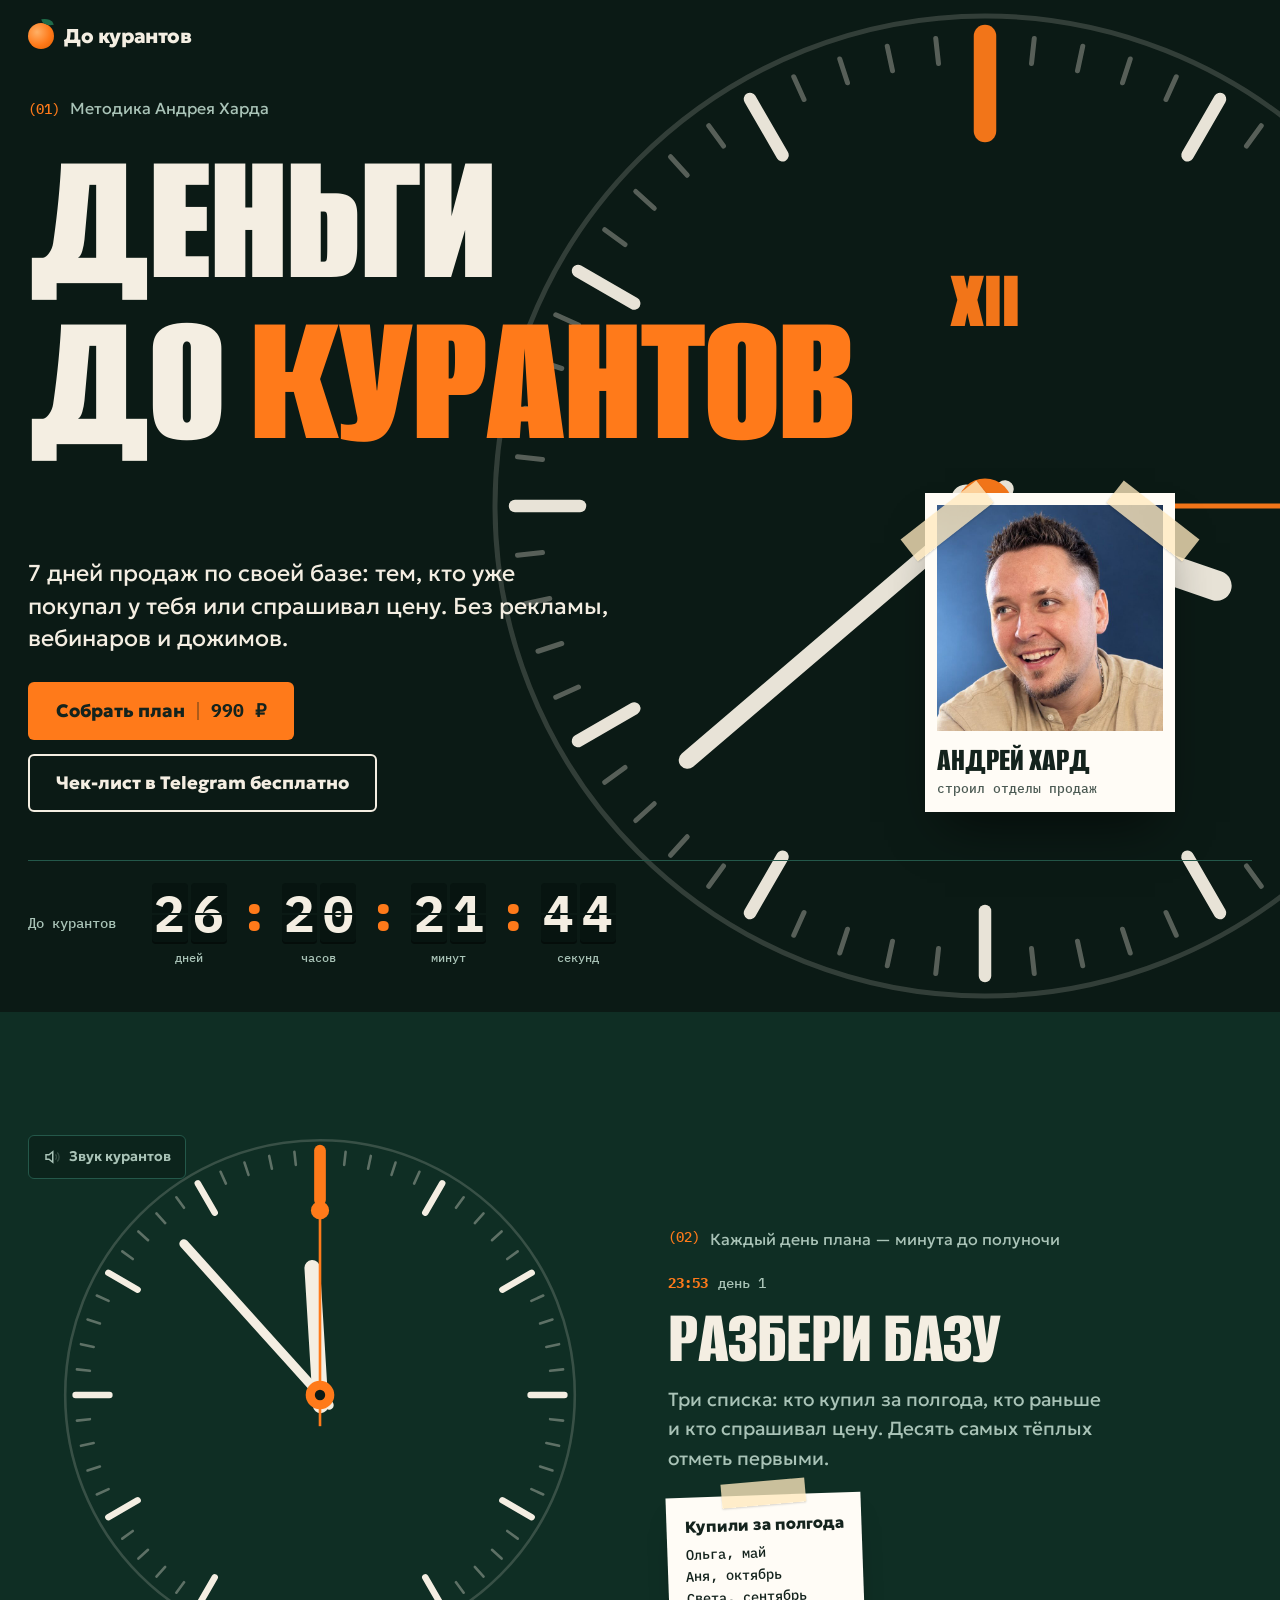
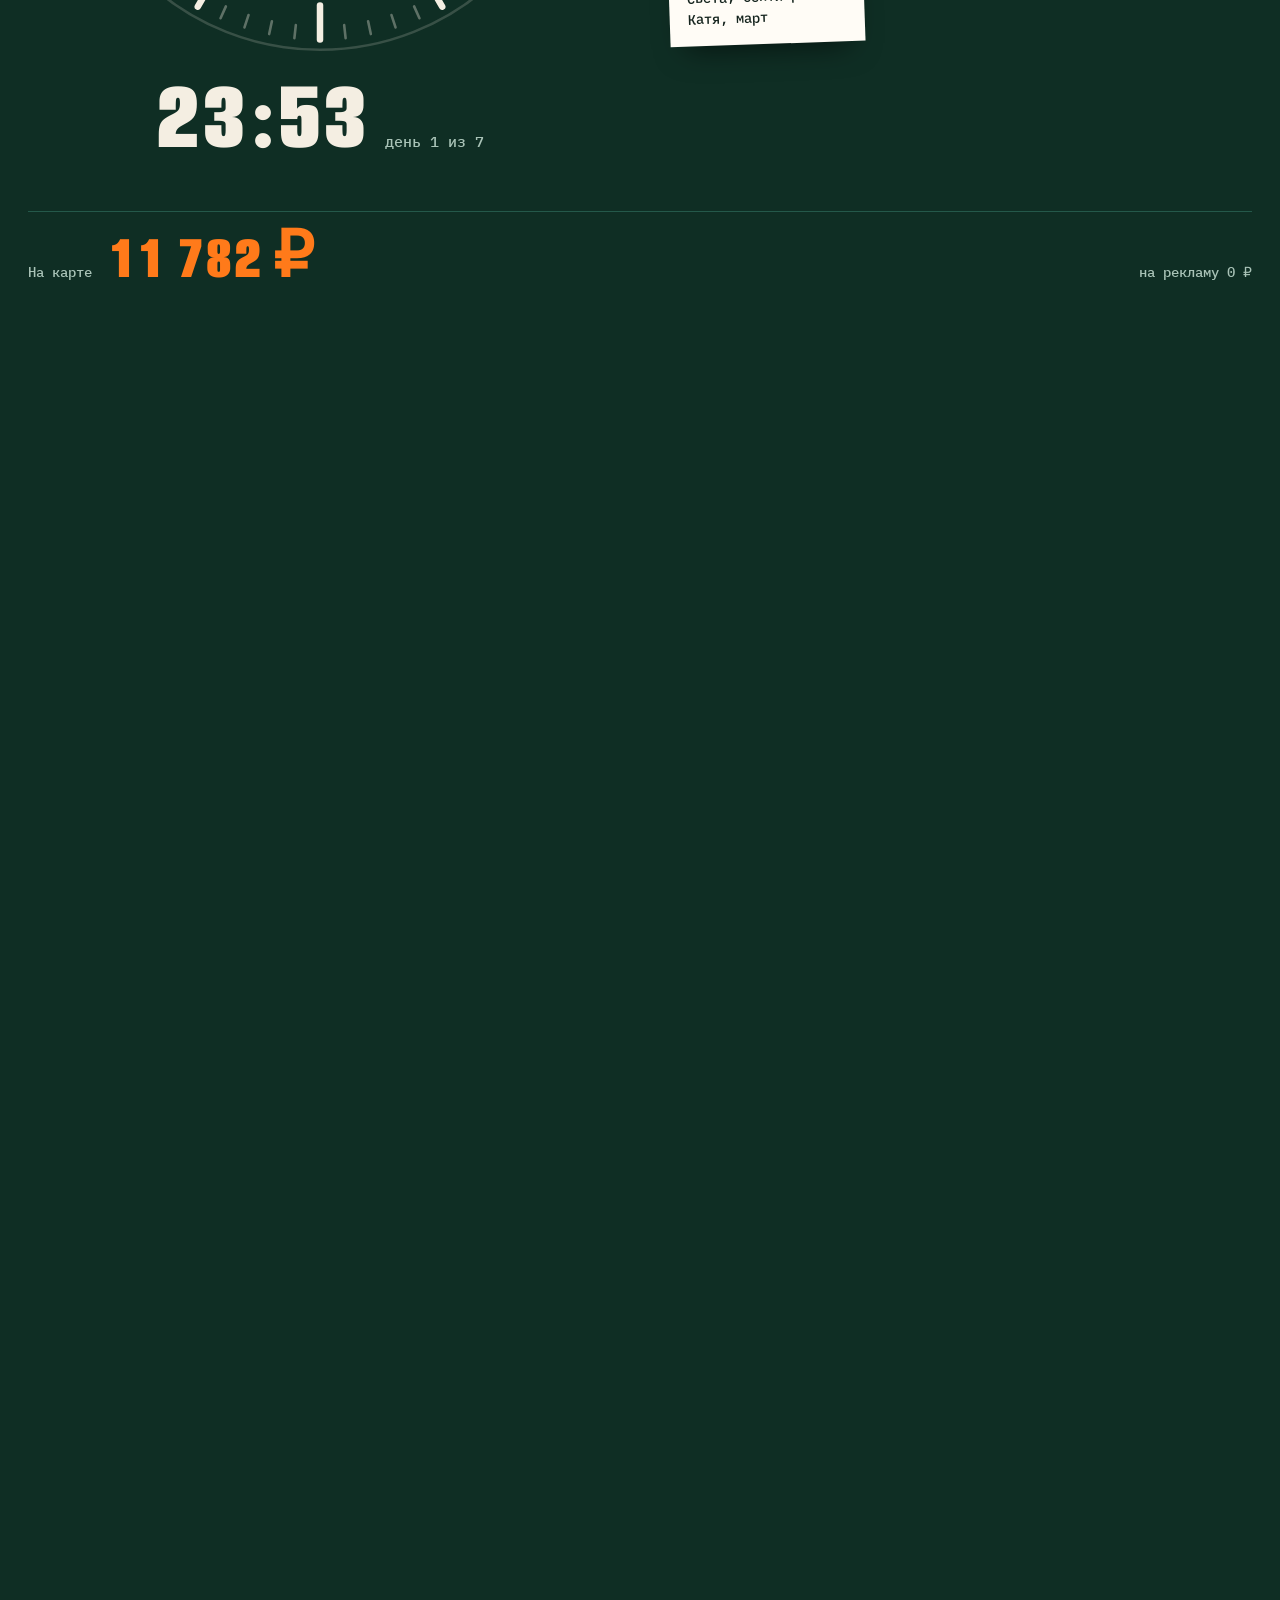
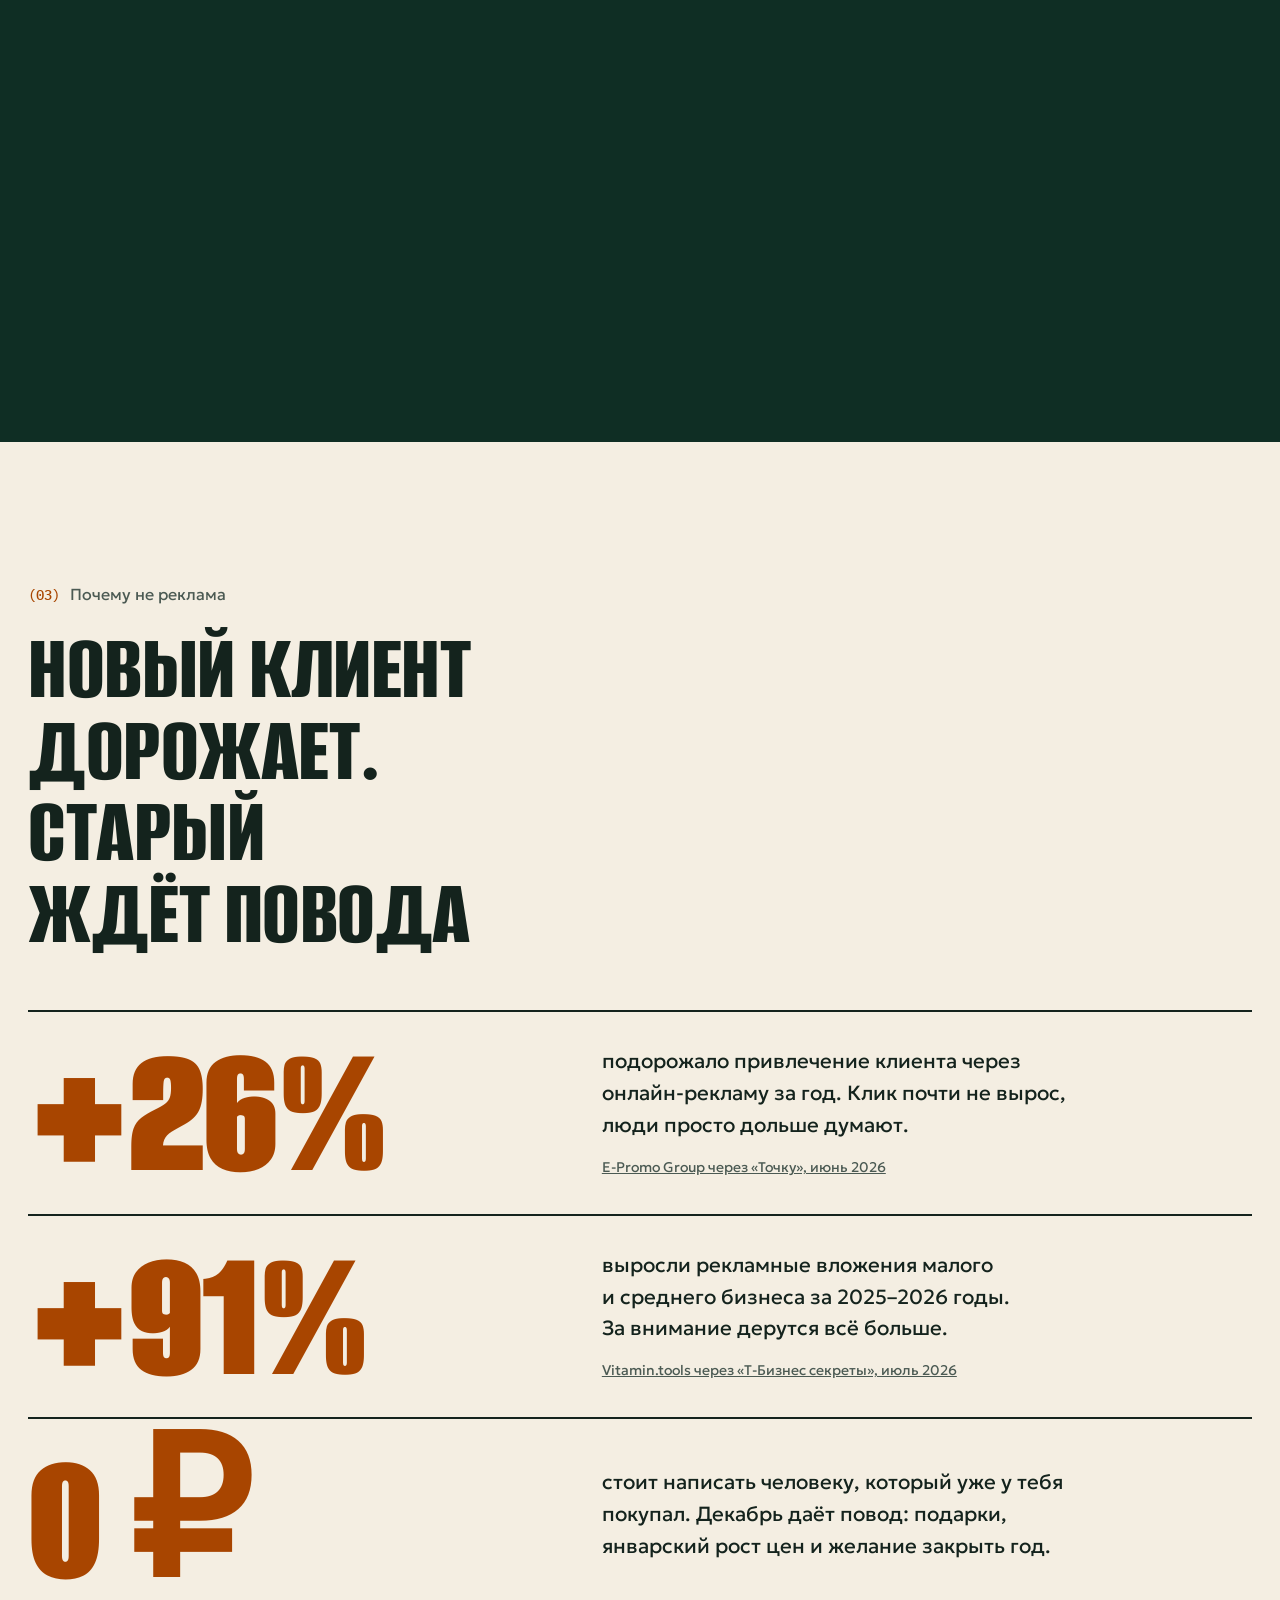
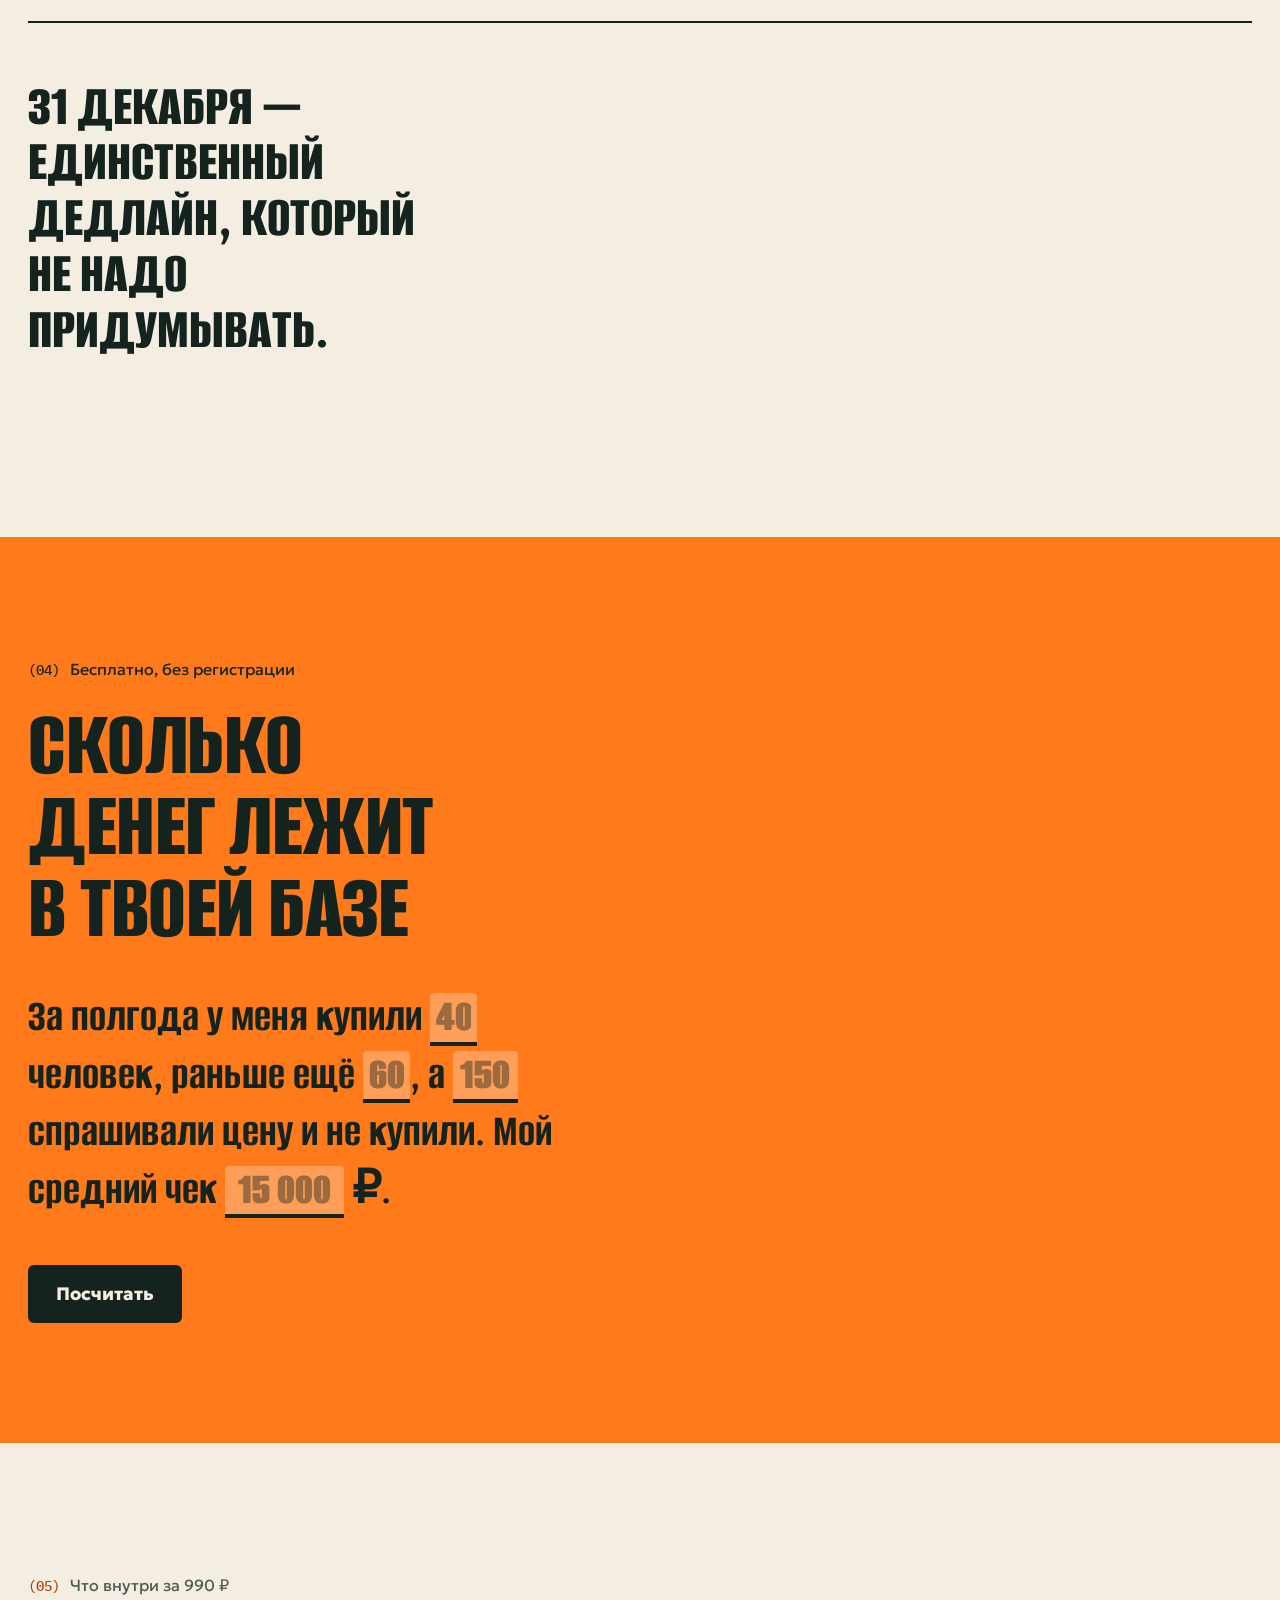
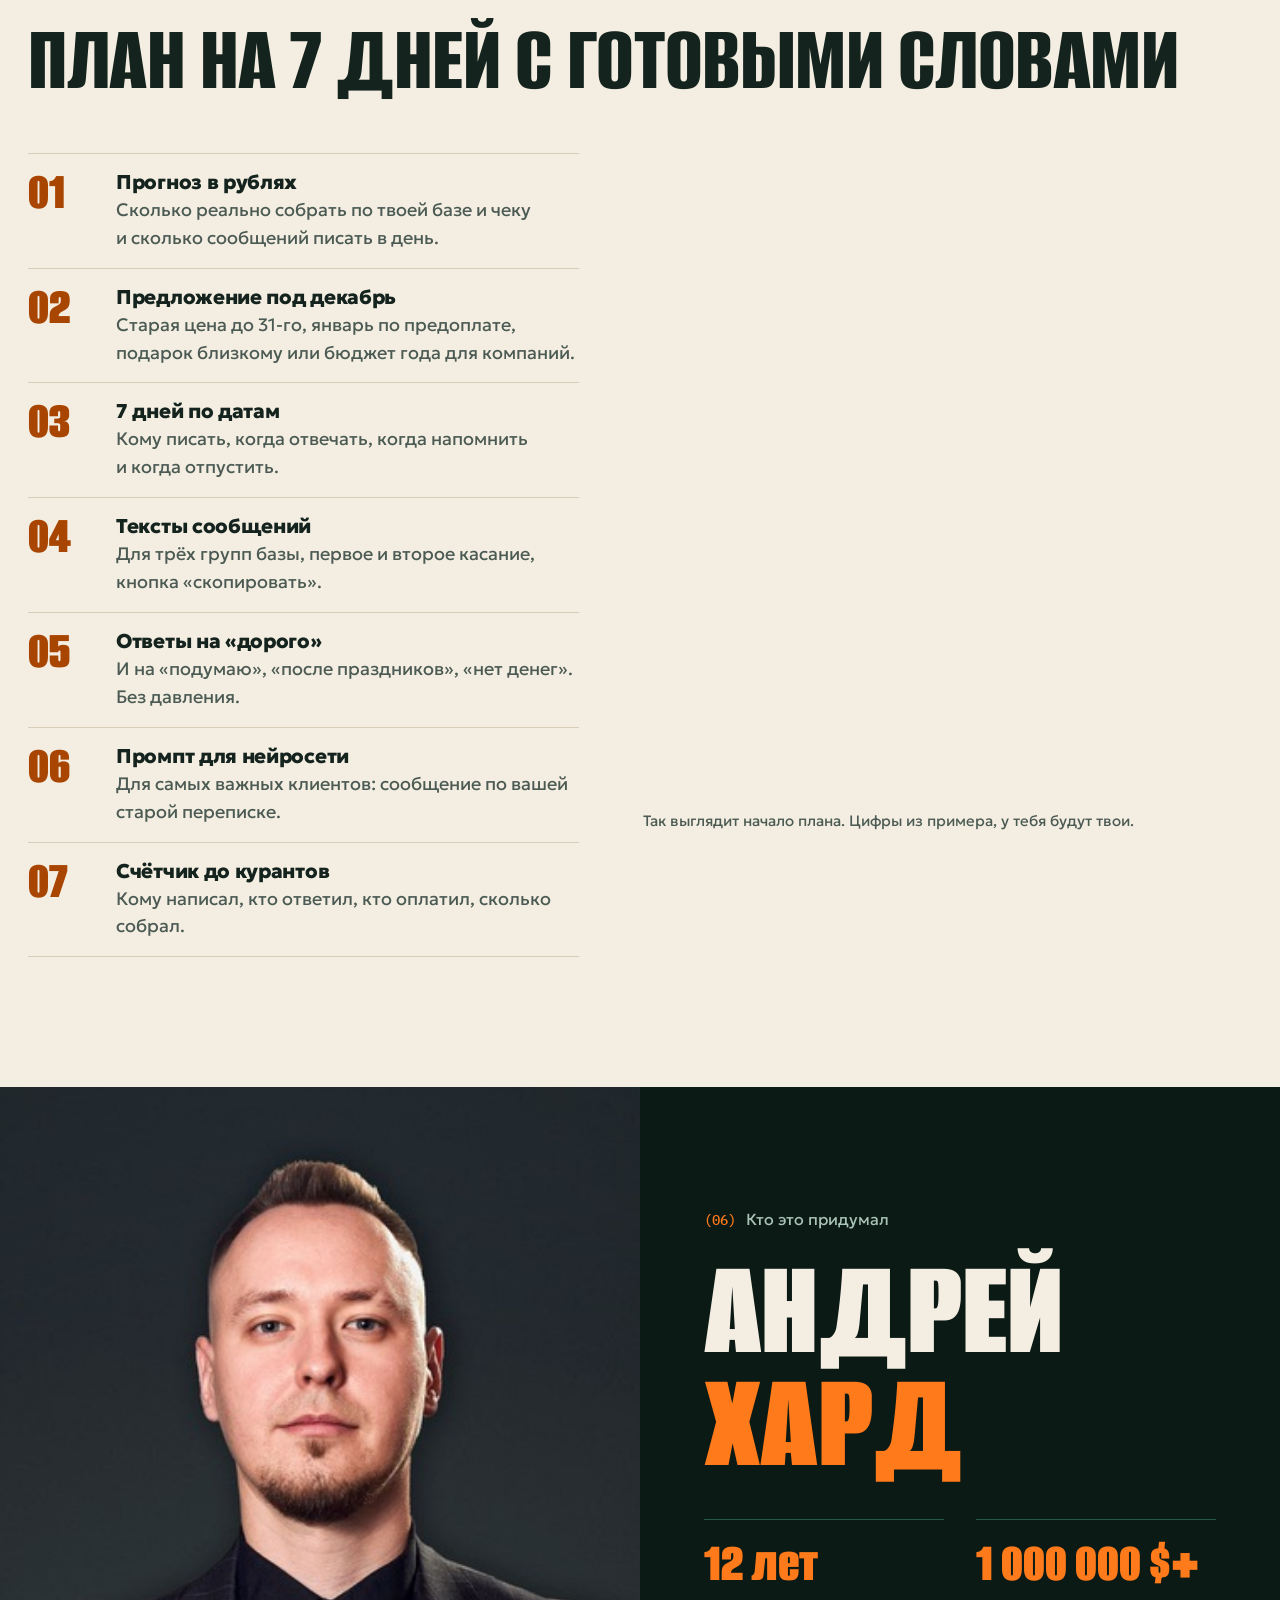
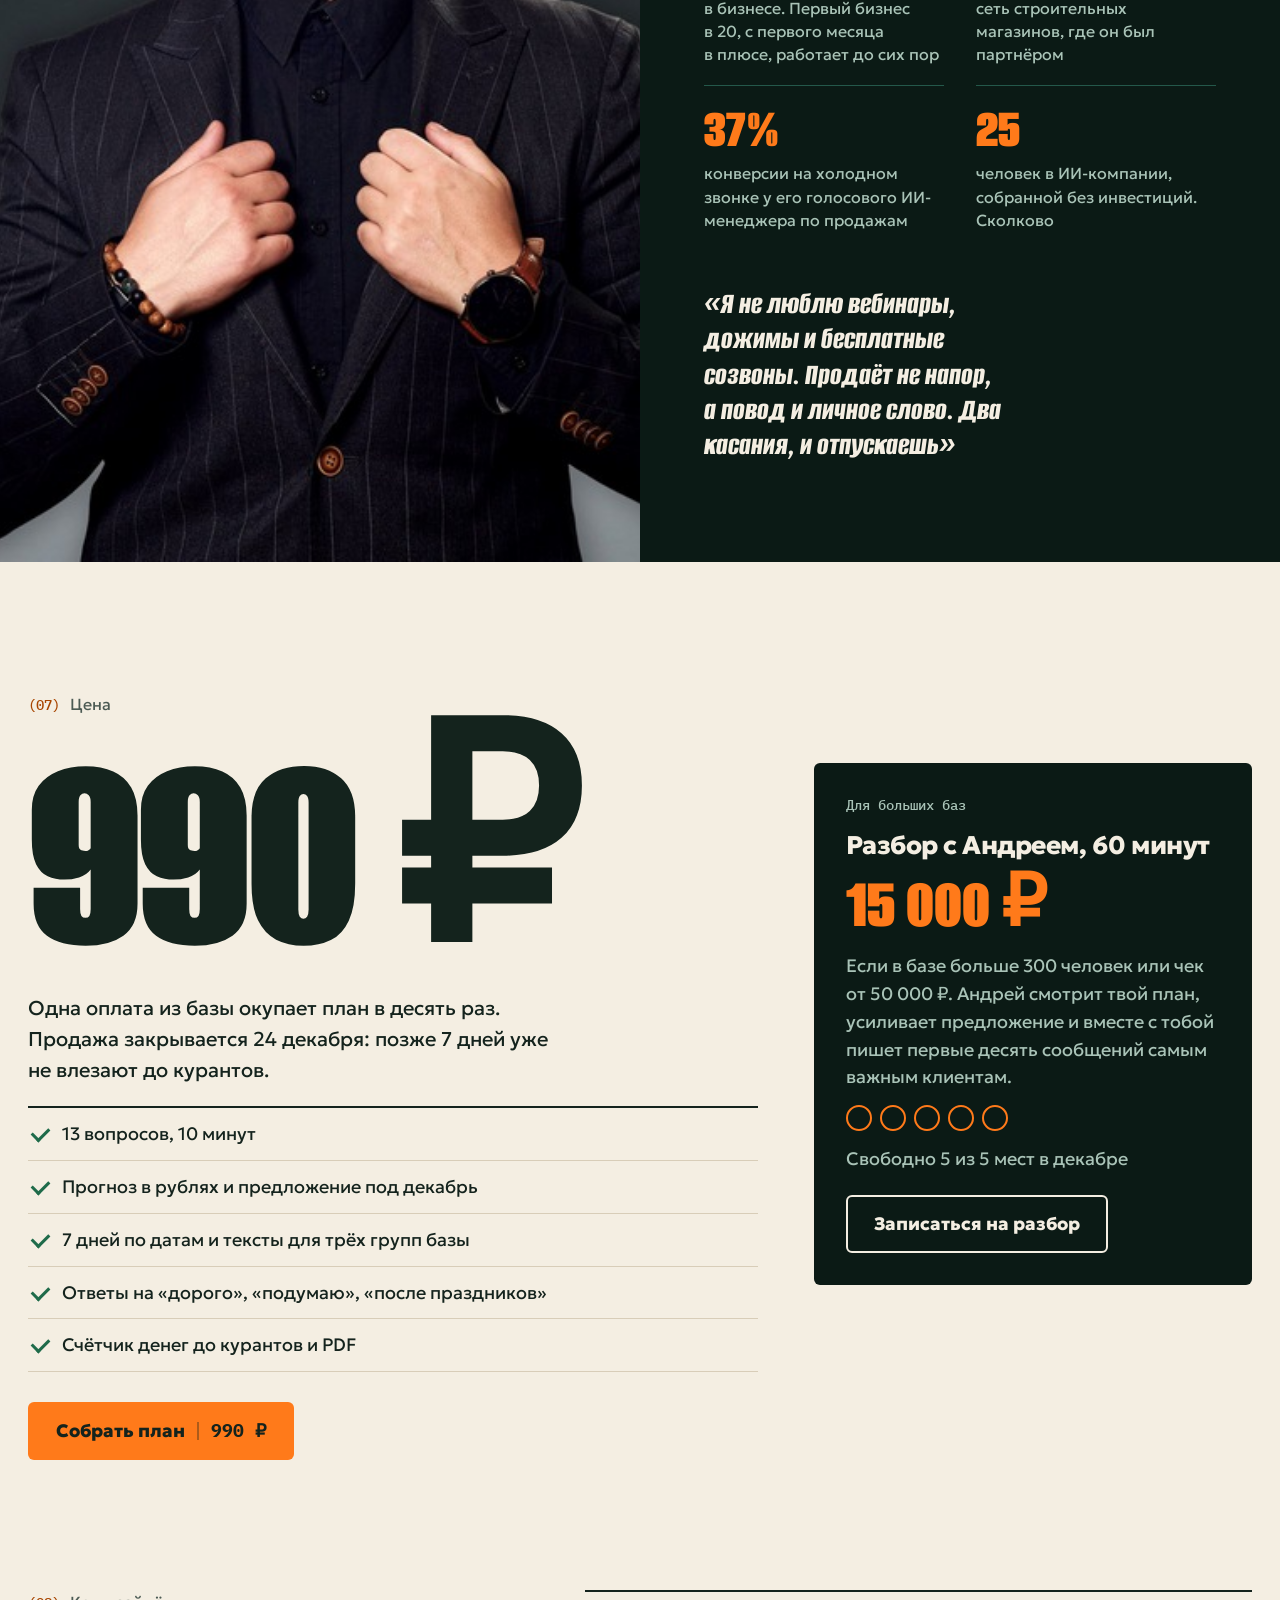
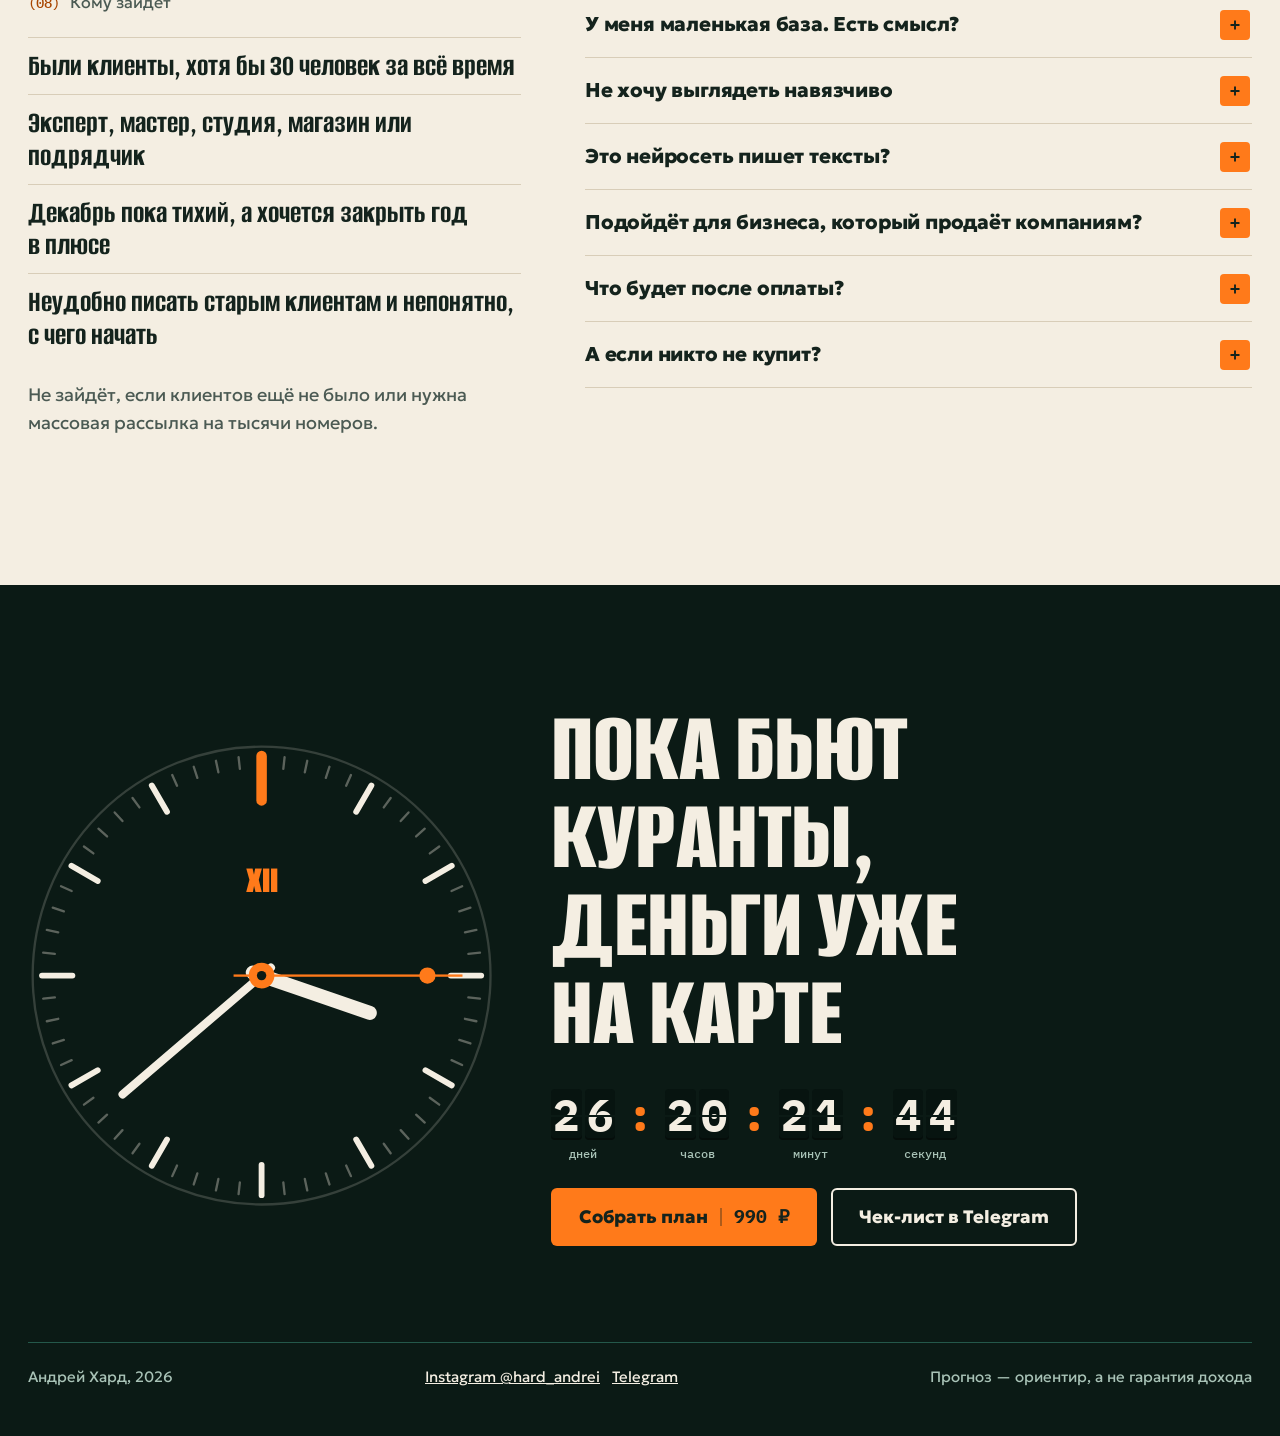
<file: index.html>
<!doctype html>
<html lang="ru">
<head>
<meta charset="utf-8">
<meta name="viewport" content="width=device-width, initial-scale=1, viewport-fit=cover">
<title>Деньги до курантов — Андрей Хард</title>
<meta name="description" content="7 дней продаж по своей базе до Нового года: тем, кто уже покупал или спрашивал цену. План по дням, готовые тексты, предложение под декабрь и прогноз в рублях. Без рекламы, вебинаров и дожимов.">
<meta name="robots" content="noindex">
<meta name="theme-color" content="#0B1A15">
<meta property="og:title" content="Деньги до курантов">
<meta property="og:description" content="7 дней продаж по своей базе до Нового года. Методика Андрея Харда.">
<meta property="og:image" content="img/og.jpg">
<link rel="icon" href="data:image/svg+xml,%3Csvg xmlns='http://www.w3.org/2000/svg' viewBox='0 0 32 32'%3E%3Ccircle cx='16' cy='18' r='13' fill='%23FF7A1A'/%3E%3Cpath d='M16 5c1-3 5-4 7-2-2 0-4 1-5 3' fill='%231F6B4A'/%3E%3C/svg%3E">
<link rel="preload" href="fonts/AlumniSans-normal-cyrillic.woff2" as="font" type="font/woff2" crossorigin>
<link rel="stylesheet" href="css/fonts.css">
<link rel="stylesheet" href="css/style.css">
<link rel="stylesheet" href="css/plan.css">
<script>
  (function () {
    var q = new URLSearchParams(location.search);
    if (q.get('motion') === '1') localStorage.setItem('dk-motion', '1');
    if (q.get('motion') === '0') localStorage.removeItem('dk-motion');
    var forced = localStorage.getItem('dk-motion') === '1';
    if (forced || !matchMedia('(prefers-reduced-motion: reduce)').matches) document.documentElement.classList.add('motion');
  })();
</script>
</head>
<body>
<a class="sr" href="#calc">К бесплатному расчёту базы</a>

<header class="top" id="top">
  <i class="top-progress" id="progress" aria-hidden="true"></i>
  <div class="wrap">
    <a class="logo" href="#" aria-label="Деньги до курантов, наверх"><span class="logo-mark" aria-hidden="true"></span>До курантов</a>
    <a class="btn btn-main js-buy" href="#pricing">План за <span data-cfg="price">990 ₽</span></a>
  </div>
</header>

<main>
<!-- ============ Герой: ночь, часы, табло ============ -->
<section class="hero" id="hero">
  <div class="hero-clock" aria-hidden="true"><div id="heroDial"></div></div>
  <div class="wrap hero-in">
    <p class="kicker rise"><span class="mono">(01)</span> Методика Андрея Харда</p>
    <h1 class="hero-title"><span class="ln"><span>Деньги</span></span><span class="ln"><span>до&nbsp;<em>курантов</em></span></span></h1>
    <div class="hero-row">
      <div>
        <p class="sub rise">7 дней продаж по своей базе: тем, кто уже покупал у тебя или спрашивал цену. Без рекламы, вебинаров и дожимов.</p>
        <div class="ctas rise">
          <a class="btn btn-main js-buy" href="#pricing">Собрать план <span class="price" data-cfg="price">990 ₽</span></a>
          <a class="btn btn-ghost js-bot" href="https://t.me/dengi_do_kurantov_bot?start=site_hero">Чек-лист в Telegram бесплатно</a>
        </div>
      </div>
      <figure class="polaroid rise" aria-label="Андрей Хард">
        <span class="tape t1" aria-hidden="true"></span><span class="tape t2" aria-hidden="true"></span>
        <img src="img/andrey-about.jpg" alt="Андрей Хард улыбается" width="720" height="720" fetchpriority="high">
        <figcaption>Андрей Хард<span>строил отделы продаж</span></figcaption>
      </figure>
    </div>
    <div class="hero-board rise">
      <span class="mono">До курантов</span>
      <div id="heroBoard"></div>
    </div>
  </div>
</section>

<!-- ============ Сюжет: 7 минут до полуночи ============ -->
<section class="story" id="story" aria-label="Семь дней плана как семь минут до полуночи">
  <div class="stage" id="stage">
    <div class="stars" aria-hidden="true"></div>
    <div class="wrap story-grid">
      <div class="story-clock">
        <div id="storyDial" aria-hidden="true"></div>
        <div class="readout"><b id="readout">23:53</b><span id="readoutDay">день 1 из 7</span></div>
        <button class="sound" type="button" id="sound" aria-pressed="false"><svg viewBox="0 0 24 24" fill="none" stroke="currentColor" stroke-width="2" aria-hidden="true"><path d="M4 9v6h4l5 4V5L8 9z"/><path class="wave" d="M16.5 8.5a5 5 0 0 1 0 7M19 6a8.5 8.5 0 0 1 0 12"/></svg><span>Звук курантов</span></button>
      </div>
      <div class="chapters" id="chapters">
        <p class="story-k"><span class="mono">(02)</span> Каждый день плана — минута до полуночи</p>
        <article class="ch" data-i="0"><span class="ch-t mono"><b>23:53</b> день 1</span><h2>Разбери базу</h2><p>Три списка: кто купил за полгода, кто раньше и кто спрашивал цену. Десять самых тёплых отметь первыми.</p>
          <div class="notes"><div class="note list"><span class="tape" aria-hidden="true"></span><b>Купили за полгода</b><span>Ольга, май</span><span>Аня, октябрь</span><span>Света, сентябрь</span><span>Катя, март</span></div></div></article>
        <article class="ch" data-i="1"><span class="ch-t mono"><b>23:54</b> день 2</span><h2>Первая волна: тёплые</h2><p>Пишешь лично тем, кто покупал за полгода. С именем, с вопросом о человеке и с поводом.</p>
          <div class="notes"><div class="note out"><span class="tape" aria-hidden="true"></span>Ольга, привет! Ты брала у меня курс в мае, как сейчас? С января цена вырастет, до 31-го держу нынешнюю для своих.</div></div></article>
        <article class="ch" data-i="2"><span class="ch-t mono"><b>23:55</b> день 3</span><h2>Вторая волна: остальные</h2><p>Тем, кто брал давно, и тем, кто спрашивал цену. Для них свои тексты, без «всем привет».</p>
          <div class="notes"><div class="note out"><span class="tape" aria-hidden="true"></span>Марина, привет! Ты спрашивала про курс в августе. Пишу один раз: открыла январь по предоплате.</div></div></article>
        <article class="ch" data-i="3"><span class="ch-t mono"><b>23:56</b> день 4</span><h2>Ответы</h2><p>Отвечаешь в тот же день. На «дорого» и «подумаю» в плане готовые слова без давления.</p>
          <div class="notes"><div class="note in"><span class="tape" aria-hidden="true"></span>Ой, как вовремя. Беру по старой цене<i>+15 000 ₽</i></div><div class="note in"><span class="tape" aria-hidden="true"></span>Хочу сертификат маме на Новый год<i>+15 000 ₽</i></div></div></article>
        <article class="ch" data-i="4"><span class="ch-t mono"><b>23:57</b> день 5</span><h2>Второе касание</h2><p>Тем, кто промолчал, одно короткое напоминание. Больше им не пишешь.</p>
          <div class="notes"><div class="note in"><span class="tape" aria-hidden="true"></span>Давай закреплю январь, оплачу сейчас<i>+15 000 ₽</i></div></div></article>
        <article class="ch" data-i="5"><span class="ch-t mono"><b>23:58</b> день 6</span><h2>Второе касание остальным</h2><p>Тем, кто покупал давно, одно напоминание. Тем, кто спрашивал цену, только если ответили и затихли.</p>
          <div class="notes"><div class="note in"><span class="tape" aria-hidden="true"></span>Хочу ещё, и подругу приведу<i>+15 000 ₽</i></div></div></article>
        <article class="ch" data-i="6"><span class="ch-t mono"><b>23:59</b> день 7</span><h2>Закрытие и друзья</h2><p>Тем, кто сказал «подумаю», последнее сообщение. Тем, кто купил, спасибо и просьба переслать другу.</p>
          <div class="notes"><div class="note in"><span class="tape" aria-hidden="true"></span>Уже переслала Лене, она напишет<i>+15 000 ₽</i></div></div></article>
        <article class="ch final-ch" data-i="7"><span class="ch-t mono"><b>00:00</b> 1 января</span><h2>С Новым годом</h2><p>Семь дней личных сообщений своей базе и ни рубля на рекламу. Так это выглядит у мастера с чеком 15&nbsp;000&nbsp;₽ и базой в 120 человек.</p></article>
      </div>
    </div>
    <div class="wrap tally-row">
      <span class="mono">На карте</span><b><span id="tally">0</span>&nbsp;₽</b><span class="mono tally-ad">на рекламу 0&nbsp;₽</span>
    </div>
  </div>
</section>

<!-- ============ Почему не реклама ============ -->
<section class="why" id="why">
  <div class="wrap">
    <p class="kicker dark rise"><span class="mono">(03)</span> Почему не реклама</p>
    <h2 class="rise">Новый клиент дорожает. Старый ждёт повода</h2>
    <div class="score">
      <div class="sc rise"><b>+26%</b><div><p>подорожало привлечение клиента через онлайн-рекламу за год. Клик почти не вырос, люди просто дольше думают.</p><a href="https://allo.tochka.com/news/stoimost-cpa" target="_blank" rel="noopener">E-Promo Group через «Точку», июнь 2026</a></div></div>
      <div class="sc rise"><b>+91%</b><div><p>выросли рекламные вложения малого и среднего бизнеса за 2025–2026 годы. За внимание дерутся всё больше.</p><a href="https://secrets.tbank.ru/blogi-kompanij/lovushka-pervogo-kasaniya/" target="_blank" rel="noopener">Vitamin.tools через «Т-Бизнес секреты», июль 2026</a></div></div>
      <div class="sc rise"><b>0&nbsp;₽</b><div><p>стоит написать человеку, который уже у тебя покупал. Декабрь даёт повод: подарки, январский рост цен и желание закрыть год.</p></div></div>
    </div>
    <p class="punch rise">31 декабря — единственный дедлайн, который не&nbsp;надо придумывать.</p>
  </div>
</section>

<!-- ============ Бесплатный расчёт: одна фраза ============ -->
<section class="calc" id="calc">
  <div class="wrap">
    <p class="kicker dark rise"><span class="mono">(04)</span> Бесплатно, без регистрации</p>
    <h2 class="rise">Сколько денег лежит в&nbsp;твоей базе</h2>
    <form class="phrase rise" id="calcForm" novalidate>
      <p>За полгода у меня купили <label><span class="sr">Купили за полгода, человек</span><input inputmode="numeric" autocomplete="off" name="recent" placeholder="40" size="4"></label> человек, раньше ещё <label><span class="sr">Купили раньше, человек</span><input inputmode="numeric" autocomplete="off" name="old" placeholder="60" size="4"></label>, а&nbsp;<label><span class="sr">Спрашивали цену и не купили, человек</span><input inputmode="numeric" autocomplete="off" name="leads" placeholder="150" size="4"></label> спрашивали цену и не купили. Мой средний чек <label><span class="sr">Средний чек, рублей</span><input inputmode="numeric" autocomplete="off" name="check" placeholder="15 000" size="7"></label>&nbsp;₽.</p>
      <p class="err" id="calcErr" hidden>Впиши хотя бы одну группу людей и чек</p>
      <button class="btn btn-ink" type="submit">Посчитать</button>
    </form>
    <div class="calc-res" id="calcRes" aria-live="polite"></div>
  </div>
</section>

<!-- ============ Что внутри ============ -->
<section class="inside" id="inside">
  <div class="wrap">
    <p class="kicker dark rise"><span class="mono">(05)</span> Что внутри за 990 ₽</p>
    <h2 class="rise">План на 7 дней с&nbsp;готовыми словами</h2>
    <div class="inside-grid">
      <ol class="parts">
        <li class="rise"><b>Прогноз в рублях</b><span>Сколько реально собрать по твоей базе и чеку и сколько сообщений писать в день.</span></li>
        <li class="rise"><b>Предложение под декабрь</b><span>Старая цена до 31-го, январь по предоплате, подарок близкому или бюджет года для компаний.</span></li>
        <li class="rise"><b>7 дней по датам</b><span>Кому писать, когда отвечать, когда напомнить и когда отпустить.</span></li>
        <li class="rise"><b>Тексты сообщений</b><span>Для трёх групп базы, первое и второе касание, кнопка «скопировать».</span></li>
        <li class="rise"><b>Ответы на «дорого»</b><span>И на «подумаю», «после праздников», «нет денег». Без давления.</span></li>
        <li class="rise"><b>Промпт для нейросети</b><span>Для самых важных клиентов: сообщение по вашей старой переписке.</span></li>
        <li class="rise"><b>Счётчик до курантов</b><span>Кому написал, кто ответил, кто оплатил, сколько собрал.</span></li>
      </ol>
      <div class="sheet-wrap rise">
        <div class="sheet-tilt" id="tilt">
          <div id="sample"></div>
          <span class="glare" aria-hidden="true"></span>
        </div>
        <p class="sample-note">Так выглядит начало плана. Цифры из примера, у тебя будут твои.</p>
      </div>
    </div>
  </div>
</section>

<!-- ============ Андрей ============ -->
<section class="who" id="who">
  <figure class="who-photo">
    <img src="img/andrey-suit.jpg" alt="Андрей Хард в костюме" width="640" height="640" loading="lazy">
  </figure>
  <div class="who-in">
    <p class="kicker rise"><span class="mono">(06)</span> Кто это придумал</p>
    <h2 class="who-name rise">Андрей <em>Хард</em></h2>
    <dl class="facts">
      <div class="rise"><dt>12 лет</dt><dd>в бизнесе. Первый бизнес в 20, с первого месяца в плюсе, работает до сих пор</dd></div>
      <div class="rise"><dt>1&nbsp;000&nbsp;000&nbsp;$+</dt><dd>сеть строительных магазинов, где он был партнёром</dd></div>
      <div class="rise"><dt>37%</dt><dd>конверсии на холодном звонке у его голосового ИИ-менеджера по продажам</dd></div>
      <div class="rise"><dt>25</dt><dd>человек в ИИ-компании, собранной без инвестиций. Сколково</dd></div>
    </dl>
    <blockquote class="creed rise">«Я не люблю вебинары, дожимы и бесплатные созвоны. Продаёт не напор, а повод и личное слово. Два касания, и отпускаешь»</blockquote>
  </div>
</section>

<!-- ============ Цена ============ -->
<section class="pricing" id="pricing">
  <div class="wrap">
    <p class="kicker dark rise"><span class="mono">(07)</span> Цена</p>
    <div class="price-grid">
      <div class="price-main rise">
        <b class="big-price" data-cfg="price">990 ₽</b>
        <p class="price-why">Одна оплата из базы окупает план в десять раз. Продажа закрывается <span data-cfg="closeDate">24 декабря</span>: позже 7 дней уже не влезают до курантов.</p>
        <ul class="ticks">
          <li>13 вопросов, 10 минут</li>
          <li>Прогноз в рублях и предложение под декабрь</li>
          <li>7 дней по датам и тексты для трёх групп базы</li>
          <li>Ответы на «дорого», «подумаю», «после праздников»</li>
          <li>Счётчик денег до курантов и PDF</li>
        </ul>
        <a class="btn btn-main js-buy" href="#">Собрать план <span class="price" data-cfg="price">990 ₽</span></a>
      </div>
      <div class="consult rise">
        <span class="mono">Для больших баз</span>
        <h3>Разбор с Андреем, 60 минут</h3>
        <b class="consult-price">15 000 ₽</b>
        <p>Если в базе больше 300 человек или чек от 50&nbsp;000&nbsp;₽. Андрей смотрит твой план, усиливает предложение и вместе с тобой пишет первые десять сообщений самым важным клиентам.</p>
        <div class="seats" id="seats" aria-label="Места в декабре"></div>
        <p class="seats-t" id="seatsTxt">5 мест в декабре</p>
        <a class="btn btn-ghost js-consult" href="#">Записаться на разбор</a>
      </div>
    </div>
  </div>
</section>

<!-- ============ Кому и вопросы ============ -->
<section class="faq">
  <div class="wrap faq-grid">
    <div>
      <p class="kicker dark rise"><span class="mono">(08)</span> Кому зайдёт</p>
      <ul class="fit rise">
        <li>Были клиенты, хотя бы 30 человек за всё время</li>
        <li>Эксперт, мастер, студия, магазин или подрядчик</li>
        <li>Декабрь пока тихий, а хочется закрыть год в плюсе</li>
        <li>Неудобно писать старым клиентам и непонятно, с чего начать</li>
      </ul>
      <p class="nofit rise">Не зайдёт, если клиентов ещё не было или нужна массовая рассылка на тысячи номеров.</p>
    </div>
    <div class="faq-list">
      <details><summary>У меня маленькая база. Есть смысл?</summary><p>Если клиентов было 30 и больше, да. Посчитай бесплатно выше: при чеке от 5&nbsp;000&nbsp;₽ даже маленькая база обычно окупает план с первой оплаты.</p></details>
      <details><summary>Не хочу выглядеть навязчиво</summary><p>Поэтому здесь два сообщения на человека, лично и с настоящим поводом. Навязчиво — это рассылка «всем привет» и пять напоминаний. Этого в плане нет.</p></details>
      <details><summary>Это нейросеть пишет тексты?</summary><p>Нет. Тексты и правила собраны по методике Андрея, план считается прямо на твоём телефоне, ответы никуда не уходят. Нейросеть по желанию: в плане есть промпт, чтобы сделать сообщение ещё личнее.</p></details>
      <details><summary>Подойдёт для бизнеса, который продаёт компаниям?</summary><p>Да. Для компаний план предложит закрыть бюджет этого года: в декабре у них остаются деньги, которые сгорят 31-го.</p></details>
      <details><summary>Что будет после оплаты?</summary><p>Придёт ссылка на план. Проходишь за 10 минут, план и счётчик сохраняются на телефоне, PDF можно скачать.</p></details>
      <details><summary>А если никто не купит?</summary><p>Прогноз — ориентир, а не обещание: итог зависит от предложения и того, как давно ты общался с базой. Но даже без оплат ты напомнишь о себе людям, которые тебя знают, и войдёшь в январь с тёплыми разговорами.</p></details>
    </div>
  </div>
</section>

<!-- ============ Финал ============ -->
<section class="final" id="final">
  <div class="wrap final-in">
    <div id="finalDial" class="final-dial" aria-hidden="true"></div>
    <div>
      <h2 class="rise">Пока бьют куранты, деньги уже на&nbsp;карте</h2>
      <div id="finalBoard" class="rise"></div>
      <div class="ctas rise">
        <a class="btn btn-main js-buy" href="#">Собрать план <span class="price" data-cfg="price">990 ₽</span></a>
        <a class="btn btn-ghost js-bot" href="https://t.me/dengi_do_kurantov_bot?start=site_final">Чек-лист в Telegram</a>
      </div>
    </div>
  </div>
  <div class="wrap foot">
    <span>Андрей Хард, 2026</span>
    <span><a href="https://www.instagram.com/hard_andrei/" target="_blank" rel="noopener">Instagram @hard_andrei</a> &nbsp; <a href="https://t.me/andry_hard" target="_blank" rel="noopener">Telegram</a></span>
    <span>Прогноз — ориентир, а не гарантия дохода</span>
  </div>
</section>
</main>

<script src="js/config.js"></script>
<script src="js/method.js"></script>
<script src="js/render.js"></script>
<script src="js/landing.js"></script>
</body>
</html>
</file>
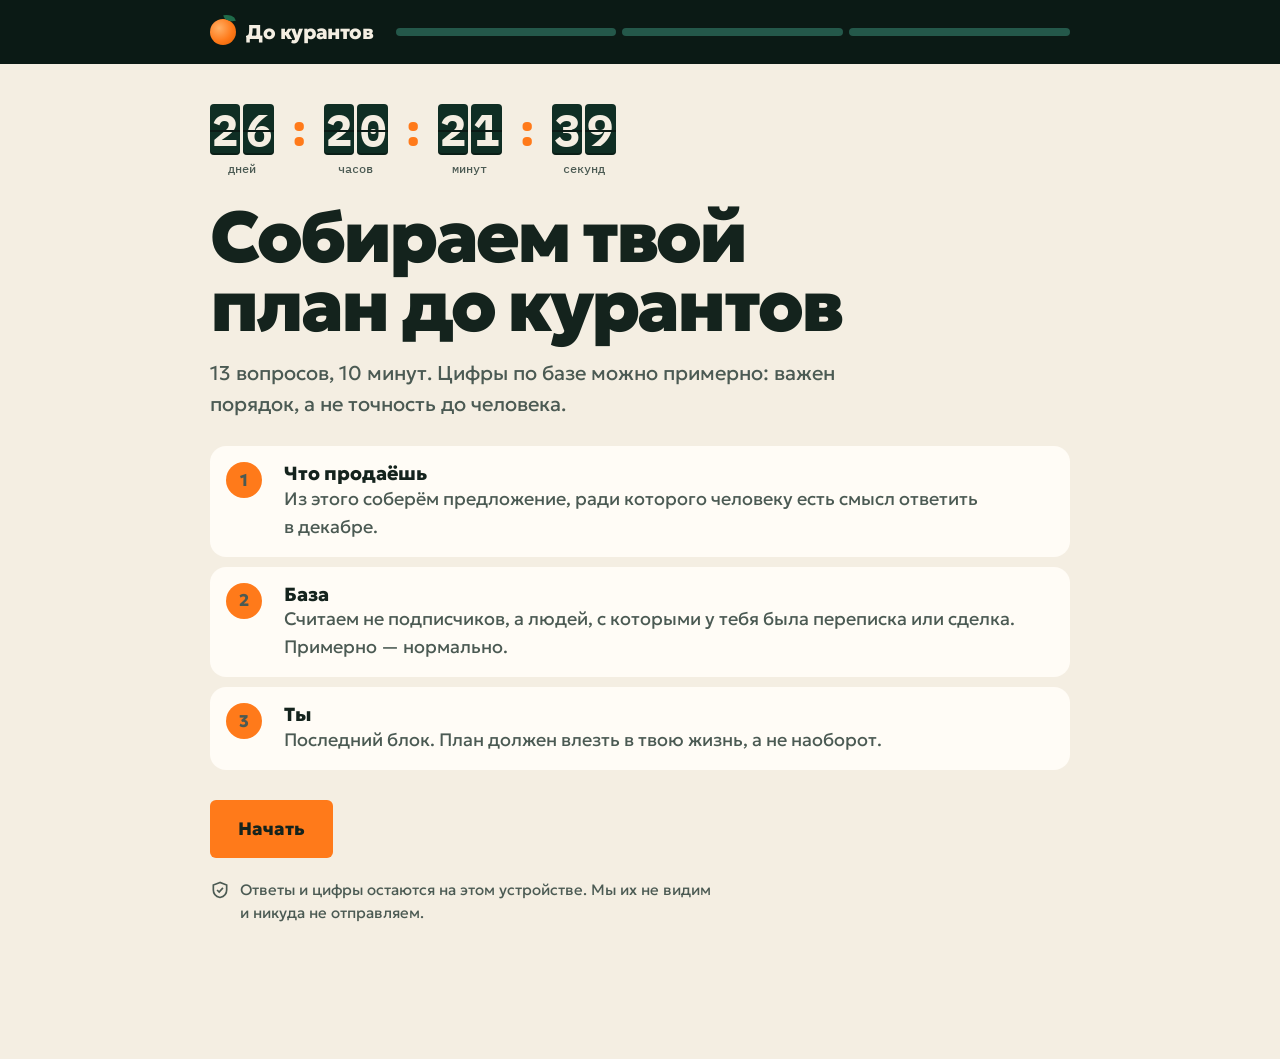
<file: plan-4m8x/index.html>
<!doctype html>
<html lang="ru">
<head>
<meta charset="utf-8">
<meta name="viewport" content="width=device-width, initial-scale=1, viewport-fit=cover">
<title>Деньги до курантов — твой план</title>
<meta name="robots" content="noindex, nofollow">
<meta name="theme-color" content="#0F2E24">
<link rel="icon" href="data:image/svg+xml,%3Csvg xmlns='http://www.w3.org/2000/svg' viewBox='0 0 32 32'%3E%3Ccircle cx='16' cy='18' r='13' fill='%23FF7A1A'/%3E%3Cpath d='M16 5c1-3 5-4 7-2-2 0-4 1-5 3' fill='%231F6B4A'/%3E%3C/svg%3E">
<link rel="stylesheet" href="../css/fonts.css">
<link rel="stylesheet" href="../css/style.css">
<link rel="stylesheet" href="../css/plan.css">
<link rel="stylesheet" href="../css/app.css">
<script>
  (function () {
    var q = new URLSearchParams(location.search);
    if (q.get('motion') === '1') localStorage.setItem('dk-motion', '1');
    var forced = localStorage.getItem('dk-motion') === '1';
    if (forced || !matchMedia('(prefers-reduced-motion: reduce)').matches) document.documentElement.classList.add('motion');
  })();
</script>
</head>
<body class="app">
<header class="app-top no-print">
  <div class="app-wrap">
    <a class="logo" href="../" aria-label="Деньги до курантов, на главную"><span class="logo-mark" aria-hidden="true"></span><span class="logo-t">До курантов</span></a>
    <div class="app-prog" id="prog" aria-hidden="true"></div>
  </div>
</header>
<main class="app-wrap" id="app" tabindex="-1"></main>
<noscript><p class="app-wrap">Для плана нужен включённый JavaScript.</p></noscript>
<script src="../js/config.js"></script>
<script src="../js/method.js"></script>
<script src="../js/render.js"></script>
<script src="../js/plan.js"></script>
</body>
</html>
</file>
<file: css/fonts.css>
@font-face { font-family: 'Geologica'; font-style: normal; font-weight: 400; font-display: swap; src: url(../fonts/Geologica-cyrillic-0.woff2) format('woff2'); unicode-range: U+0301, U+0400-045F, U+0490-0491, U+04B0-04B1, U+2116; }
@font-face { font-family: 'Geologica'; font-style: normal; font-weight: 400; font-display: swap; src: url(../fonts/Geologica-latin-1.woff2) format('woff2'); unicode-range: U+0000-00FF, U+0131, U+0152-0153, U+02BB-02BC, U+02C6, U+02DA, U+02DC, U+0304, U+0308, U+0329, U+2000-206F, U+20AC, U+2122, U+2191, U+2193, U+2212, U+2215, U+FEFF, U+FFFD; }
@font-face { font-family: 'Geologica'; font-style: normal; font-weight: 600; font-display: swap; src: url(../fonts/Geologica-cyrillic-0.woff2) format('woff2'); unicode-range: U+0301, U+0400-045F, U+0490-0491, U+04B0-04B1, U+2116; }
@font-face { font-family: 'Geologica'; font-style: normal; font-weight: 600; font-display: swap; src: url(../fonts/Geologica-latin-1.woff2) format('woff2'); unicode-range: U+0000-00FF, U+0131, U+0152-0153, U+02BB-02BC, U+02C6, U+02DA, U+02DC, U+0304, U+0308, U+0329, U+2000-206F, U+20AC, U+2122, U+2191, U+2193, U+2212, U+2215, U+FEFF, U+FFFD; }
@font-face { font-family: 'Geologica'; font-style: normal; font-weight: 800; font-display: swap; src: url(../fonts/Geologica-cyrillic-0.woff2) format('woff2'); unicode-range: U+0301, U+0400-045F, U+0490-0491, U+04B0-04B1, U+2116; }
@font-face { font-family: 'Geologica'; font-style: normal; font-weight: 800; font-display: swap; src: url(../fonts/Geologica-latin-1.woff2) format('woff2'); unicode-range: U+0000-00FF, U+0131, U+0152-0153, U+02BB-02BC, U+02C6, U+02DA, U+02DC, U+0304, U+0308, U+0329, U+2000-206F, U+20AC, U+2122, U+2191, U+2193, U+2212, U+2215, U+FEFF, U+FFFD; }
@font-face { font-family: 'Geologica'; font-style: normal; font-weight: 900; font-display: swap; src: url(../fonts/Geologica-cyrillic-0.woff2) format('woff2'); unicode-range: U+0301, U+0400-045F, U+0490-0491, U+04B0-04B1, U+2116; }
@font-face { font-family: 'Geologica'; font-style: normal; font-weight: 900; font-display: swap; src: url(../fonts/Geologica-latin-1.woff2) format('woff2'); unicode-range: U+0000-00FF, U+0131, U+0152-0153, U+02BB-02BC, U+02C6, U+02DA, U+02DC, U+0304, U+0308, U+0329, U+2000-206F, U+20AC, U+2122, U+2191, U+2193, U+2212, U+2215, U+FEFF, U+FFFD; }
@font-face { font-family: 'IBM Plex Mono'; font-style: normal; font-weight: 500; font-display: swap; src: url(../fonts/IBMPlexMono-cyrillic-2.woff2) format('woff2'); unicode-range: U+0301, U+0400-045F, U+0490-0491, U+04B0-04B1, U+2116; }
@font-face { font-family: 'IBM Plex Mono'; font-style: normal; font-weight: 500; font-display: swap; src: url(../fonts/IBMPlexMono-latin-3.woff2) format('woff2'); unicode-range: U+0000-00FF, U+0131, U+0152-0153, U+02BB-02BC, U+02C6, U+02DA, U+02DC, U+0304, U+0308, U+0329, U+2000-206F, U+20AC, U+2122, U+2191, U+2193, U+2212, U+2215, U+FEFF, U+FFFD; }
@font-face { font-family: 'IBM Plex Mono'; font-style: normal; font-weight: 700; font-display: swap; src: url(../fonts/IBMPlexMono-cyrillic-4.woff2) format('woff2'); unicode-range: U+0301, U+0400-045F, U+0490-0491, U+04B0-04B1, U+2116; }
@font-face { font-family: 'IBM Plex Mono'; font-style: normal; font-weight: 700; font-display: swap; src: url(../fonts/IBMPlexMono-latin-5.woff2) format('woff2'); unicode-range: U+0000-00FF, U+0131, U+0152-0153, U+02BB-02BC, U+02C6, U+02DA, U+02DC, U+0304, U+0308, U+0329, U+2000-206F, U+20AC, U+2122, U+2191, U+2193, U+2212, U+2215, U+FEFF, U+FFFD; }
@font-face { font-family: 'Alumni Sans'; font-style: italic; font-weight: 800; font-display: swap; src: url(../fonts/AlumniSans-italic-cyrillic.woff2) format('woff2'); unicode-range: U+0301, U+0400-045F, U+0490-0491, U+04B0-04B1, U+2116; }
@font-face { font-family: 'Alumni Sans'; font-style: italic; font-weight: 800; font-display: swap; src: url(../fonts/AlumniSans-italic-latin.woff2) format('woff2'); unicode-range: U+0000-00FF, U+0131, U+0152-0153, U+02BB-02BC, U+02C6, U+02DA, U+02DC, U+0304, U+0308, U+0329, U+2000-206F, U+20AC, U+2122, U+2191, U+2193, U+2212, U+2215, U+FEFF, U+FFFD; }
@font-face { font-family: 'Alumni Sans'; font-style: normal; font-weight: 500 900; font-display: swap; src: url(../fonts/AlumniSans-normal-cyrillic.woff2) format('woff2'); unicode-range: U+0301, U+0400-045F, U+0490-0491, U+04B0-04B1, U+2116; }
@font-face { font-family: 'Alumni Sans'; font-style: normal; font-weight: 500 900; font-display: swap; src: url(../fonts/AlumniSans-normal-latin.woff2) format('woff2'); unicode-range: U+0000-00FF, U+0131, U+0152-0153, U+02BB-02BC, U+02C6, U+02DA, U+02DC, U+0304, U+0308, U+0329, U+2000-206F, U+20AC, U+2122, U+2191, U+2193, U+2212, U+2215, U+FEFF, U+FFFD; }
</file>
<file: css/style.css>
/* Деньги до курантов — новогодняя ночь: часы, хвоя, мандарин, плакатный узкий гротеск */
:root {
  --night: #0B1A15;
  --pine: #0F2E24;
  --pine2: #163F32;
  --pine3: #24584A;      /* линии на тёмном */
  --tile: #071410;
  --cream: #F4EEE2;
  --paper: #FFFCF6;
  --ink: #14231D;
  --ink2: #4B5A53;       /* вторичный текст на бумаге, 7:1 */
  --line: #D8CDB8;
  --mand: #FF7A1A;       /* акцент; текст на нём только --ink */
  --mand-ink: #A84500;   /* мандариновые цифры на бумаге, 5.6:1 */
  --leaf: #1F6B4A;
  --on-pine: #F4EEE2;
  --on-pine2: #A9C3B7;   /* вторичный на тёмном, 8:1 */
  --r: 6px;
  --display: 'Alumni Sans', 'Arial Narrow', sans-serif;  /* плакат */
  --head: 'Geologica', 'Arial', sans-serif;              /* заголовки интерфейса */
  --text: 'Geologica', -apple-system, 'Segoe UI', sans-serif;
  --mono: 'IBM Plex Mono', ui-monospace, Menlo, monospace;
  --wrap: min(1280px, calc(100vw - 56px));
  --ease: cubic-bezier(.2, .8, .2, 1);
}

* { box-sizing: border-box; }
html { -webkit-text-size-adjust: 100%; overflow-x: clip; scroll-behavior: smooth; }
@media (prefers-reduced-motion: reduce) { html:not(.motion) { scroll-behavior: auto; } }
body { margin: 0; background: var(--cream); color: var(--ink); font: 400 18px/1.55 var(--text); -webkit-font-smoothing: antialiased; overflow-x: clip; }
img { display: block; max-width: 100%; height: auto; }
a { color: inherit; }
button, input { font: inherit; color: inherit; }
button { cursor: pointer; }
:focus-visible { outline: 3px solid var(--mand); outline-offset: 3px; border-radius: 4px; }
.wrap { width: var(--wrap); margin: 0 auto; }
.mono { font-family: var(--mono); font-weight: 500; font-size: 14px; }
.sr { position: absolute; width: 1px; height: 1px; overflow: hidden; clip: rect(0 0 0 0); white-space: nowrap; }
a.sr:focus { position: fixed; z-index: 99; left: 16px; top: 16px; width: auto; height: auto; clip: auto; background: var(--paper); padding: 10px 14px; }
h1, h2, h3, h4 { margin: 0; font-weight: 800; text-wrap: balance; }
h2 { font: 800 clamp(52px, 7.4vw, 112px)/.86 var(--display); text-transform: uppercase; letter-spacing: -0.005em; }
h3, h4 { font-family: var(--head); letter-spacing: -0.02em; line-height: 1.1; }
h3 { font-size: clamp(22px, 2vw, 28px); }
p { margin: 0 0 1em; text-wrap: pretty; }
.night { background: var(--night); color: var(--on-pine); }
.kicker { display: flex; gap: 10px; align-items: baseline; font-size: 16px; color: var(--on-pine2); margin: 0 0 22px; }
.kicker .mono { color: var(--mand); }
.kicker.dark { color: var(--ink2); }
.kicker.dark .mono { color: var(--mand-ink); }

/* Мандарин-логотип */
.logo-mark { --s: 26px; position: relative; display: inline-block; width: var(--s); height: var(--s); flex: none; border-radius: 50%; background: radial-gradient(circle at 35% 35%, #FFB066, var(--mand) 55%, #E05E00); }
.logo-mark::after { content: ''; position: absolute; left: 52%; top: -18%; width: 44%; height: 30%; background: var(--leaf); border-radius: 0 100% 0 100%; transform: rotate(-12deg); }

/* Кнопки: прямые, без пилюль */
.btn { display: inline-flex; align-items: center; justify-content: center; gap: 12px; min-height: 58px; padding: 0 26px; border-radius: var(--r); border: 2px solid transparent;
  text-decoration: none; font: 700 18px/1 var(--text); white-space: nowrap; transition: transform .18s var(--ease), background-color .18s, color .18s, box-shadow .18s; }
.btn-main { background: var(--mand); color: var(--ink); }
.btn-main:hover { transform: translateY(-2px); box-shadow: 0 10px 0 -4px rgba(255, 122, 26, .35); }
.btn-main:active { transform: translateY(1px); }
.btn-ghost { border-color: currentColor; color: var(--ink); background: transparent; }
.btn-ghost:hover { background: rgba(20, 35, 29, .07); }
.btn-ink { background: var(--ink); color: var(--cream); }
.btn-ink:hover { transform: translateY(-2px); }
.night .btn-ghost, .hero .btn-ghost, .final .btn-ghost, .consult .btn-ghost { color: var(--on-pine); }
.night .btn-ghost:hover, .hero .btn-ghost:hover, .final .btn-ghost:hover, .consult .btn-ghost:hover { background: var(--pine2); }
.btn .price { font-family: var(--mono); font-weight: 700; padding-left: 12px; border-left: 2px solid rgba(20, 35, 29, .35); }

/* Шапка */
.top { position: fixed; inset: 0 0 auto 0; z-index: 40; transition: background-color .3s; }
.top-progress { position: absolute; left: 0; right: 0; top: 0; height: 3px; background: var(--mand); transform-origin: 0 50%; transform: scaleX(var(--p, 0)); }
.top .wrap { display: flex; align-items: center; justify-content: space-between; height: 72px; }
.logo { display: inline-flex; align-items: center; gap: 10px; text-decoration: none; font: 800 20px/1 var(--head); letter-spacing: -0.02em; color: var(--on-pine); white-space: nowrap; }
.top .btn { min-height: 44px; padding: 0 16px; font-size: 16px; }
.top.hidden .btn { opacity: 0; pointer-events: none; transform: translateY(-8px); }
.top.solid { background: rgba(11, 26, 21, .94); }

/* ================= Часы (SVG) ================= */
.dial { width: 100%; height: auto; display: block; overflow: visible; }
.dial .hand { transform-origin: 200px 200px; transform: rotate(var(--a, 0deg)); }
.motion .dial .hand.s { transition: transform .25s cubic-bezier(.4, 2.2, .5, 1); }

/* ================= Герой ================= */
.hero { position: relative; min-height: 100svh; background: var(--night); color: var(--on-pine); overflow: hidden; padding: 96px 0 48px; display: flex; align-items: center; }
.hero-clock { position: absolute; right: -16vw; top: 50%; width: min(118vh, 1000px); transform: translateY(-50%); opacity: .95; pointer-events: none; }
.hero-in { position: relative; z-index: 1; }
.hero-title { font: 900 clamp(92px, min(15vw, 26vh), 250px)/.8 var(--display); text-transform: uppercase; letter-spacing: -0.01em; margin: 0; }
.hero-title .ln { display: block; overflow: hidden; padding-bottom: .04em; }
.hero-title .ln > span { display: block; }
.hero-title em { font-style: normal; color: var(--mand); }
.motion .hero-title .ln > span { transform: translateY(105%); animation: lineUp 1s var(--ease) forwards; }
.motion .hero-title .ln:nth-child(2) > span { animation-delay: .14s; }
@keyframes lineUp { to { transform: none; } }
.hero-row { display: grid; grid-template-columns: minmax(0, 620px) auto; gap: 48px; align-items: end; justify-content: space-between; margin-top: 28px; }
.hero .sub { font: 500 clamp(20px, 1.8vw, 24px)/1.4 var(--text); color: var(--on-pine); max-width: 40ch; }
.ctas { display: flex; flex-wrap: wrap; gap: 14px; margin-top: 28px; }
.polaroid { position: relative; margin: 0 6vw 0 0; width: 250px; background: var(--paper); color: var(--ink); padding: 12px 12px 14px; transform: rotate(4deg); box-shadow: 0 30px 50px -20px rgba(0, 0, 0, .6); }
.polaroid img { aspect-ratio: 1 / 1; object-fit: cover; width: 100%; }
.polaroid figcaption { font: 800 34px/1 var(--display); text-transform: uppercase; margin-top: 12px; }
.polaroid figcaption span { display: block; font: 500 13px/1.3 var(--mono); text-transform: none; color: var(--ink2); margin-top: 4px; }
.tape { position: absolute; width: 96px; height: 28px; background: rgba(255, 233, 190, .78); box-shadow: 0 1px 2px rgba(0, 0, 0, .15); }
.polaroid .t1 { left: -26px; top: 14px; transform: rotate(-38deg); }
.polaroid .t2 { right: -26px; top: 14px; transform: rotate(38deg); }
.hero-board { margin-top: 48px; padding-top: 22px; border-top: 1px solid var(--pine3); display: flex; flex-wrap: wrap; align-items: center; gap: 16px 36px; }
.hero-board > .mono { color: var(--on-pine2); }

/* Табло */
.board { display: flex; align-items: flex-start; gap: clamp(6px, 1vw, 12px); font: 700 clamp(30px, 4vw, 54px)/1 var(--mono); font-variant-numeric: tabular-nums; }
.fl-cell { display: grid; gap: 8px; justify-items: center; }
.fl { display: flex; gap: 3px; perspective: 400px; }
.fl-d { position: relative; display: inline-block; width: .7em; padding: .1em 0 .08em; text-align: center; border-radius: 4px; background: var(--tile); color: var(--on-pine); box-shadow: inset 0 -2px 0 rgba(0, 0, 0, .35); }
.fl-d::after { content: ''; position: absolute; left: 0; right: 0; top: 50%; height: 2px; background: var(--night); }
.fl-l { font: 500 12px/1 var(--mono); color: var(--on-pine2); }
.fl-sep { font-style: normal; color: var(--mand); padding-top: .08em; }
.motion .fl-d.flip { animation: flip .42s var(--ease); }
@keyframes flip { from { transform: rotateX(-80deg); opacity: .3; } to { transform: none; opacity: 1; } }
.board.small { font-size: clamp(26px, 3.4vw, 44px); }

/* ================= Сюжет: 7 минут до полуночи ================= */
.story { position: relative; height: 470vh; background: var(--pine); color: var(--on-pine); }
.story .stage { position: sticky; top: 0; height: 100svh; overflow: hidden; display: grid; grid-template-rows: 1fr auto; padding-top: 72px; }
.story .stage::before { content: "";  position: absolute; inset: 0; background: #040B08; opacity: var(--k, 0); pointer-events: none; will-change: opacity; }
.stars { position: absolute; inset: 0; opacity: var(--k, 0); pointer-events: none; will-change: opacity;
  background-image: radial-gradient(1.5px 1.5px at 12% 18%, #fff 50%, transparent), radial-gradient(1px 1px at 32% 8%, #fff 50%, transparent), radial-gradient(1.5px 1.5px at 58% 22%, #fff 50%, transparent), radial-gradient(1px 1px at 78% 12%, #fff 50%, transparent), radial-gradient(1.5px 1.5px at 92% 30%, #fff 50%, transparent), radial-gradient(1px 1px at 6% 62%, #fff 50%, transparent), radial-gradient(1px 1px at 46% 84%, #fff 50%, transparent), radial-gradient(1.5px 1.5px at 70% 70%, #fff 50%, transparent), radial-gradient(1px 1px at 88% 88%, #fff 50%, transparent), radial-gradient(1px 1px at 24% 92%, #fff 50%, transparent); }
.story-grid { position: relative; display: grid; grid-template-columns: minmax(0, 1fr) minmax(0, 1fr); gap: 56px; align-items: center; min-height: 0; }
.story-clock { position: relative; display: grid; justify-items: center; gap: 18px; }
.story-clock #storyDial { width: min(62vh, 520px); }
.readout { display: flex; align-items: baseline; gap: 14px; }
.readout b { font: 900 clamp(64px, 8vw, 120px)/.85 var(--display); font-variant-numeric: tabular-nums; letter-spacing: .01em; }
.readout span { font: 500 15px/1 var(--mono); color: var(--on-pine2); }
.story.midnight .readout b { color: var(--mand); }
.sound { position: absolute; left: 0; top: 0; display: inline-flex; align-items: center; gap: 8px; min-height: 44px; padding: 0 14px; border-radius: var(--r); border: 1px solid var(--pine3); background: rgba(11, 26, 21, .5); color: var(--on-pine2); font-size: 14px; font-weight: 600; }
.sound svg { width: 18px; height: 18px; }
.sound .wave { opacity: .25; }
.sound[aria-pressed="true"] { color: var(--ink); background: var(--mand); border-color: var(--mand); }
.sound[aria-pressed="true"] .wave { opacity: 1; }
.chapters { position: relative; min-height: 440px; }
.story-k { display: flex; gap: 10px; color: var(--on-pine2); font-size: 16px; margin-bottom: 18px; }
.story-k .mono { color: var(--mand); }
.ch { position: absolute; left: 0; right: 0; top: 46px; opacity: 0; transform: translateY(24px); transition: opacity .45s var(--ease), transform .45s var(--ease); pointer-events: none; }
.ch.on { opacity: 1; transform: none; pointer-events: auto; }
.ch-t { display: flex; gap: 10px; align-items: baseline; color: var(--on-pine2); }
.ch-t b { color: var(--mand); font-weight: 700; }
.ch h2 { margin: 10px 0 14px; font-size: clamp(52px, 6vw, 96px); }
.ch p { color: var(--on-pine2); font-size: 19px; max-width: 38ch; }
.notes { display: flex; flex-wrap: wrap; gap: 18px; margin-top: 22px; }
.note { position: relative; max-width: 330px; background: var(--paper); color: var(--ink); padding: 18px 18px 16px; font-size: 16px; line-height: 1.4; transform: rotate(-2deg); box-shadow: 0 18px 30px -16px rgba(0, 0, 0, .6); }
.note + .note { transform: rotate(2.5deg); margin-top: 18px; }
.note .tape { left: 50%; top: -14px; width: 84px; height: 24px; margin-left: -42px; transform: rotate(-3deg); }
.note.out { background: #E5F0E9; }
.note i { display: block; width: fit-content; margin-top: 10px; font: 700 15px/1 var(--mono); font-style: normal; background: var(--mand); color: var(--ink); padding: 7px 10px; border-radius: 4px; }
.note.list { display: grid; gap: 2px; font-family: var(--mono); font-size: 14px; }
.note.list b { font-family: var(--head); font-size: 16px; margin-bottom: 6px; }
.final-ch h2 { color: var(--mand); }
.tally-row { position: relative; display: flex; align-items: baseline; gap: 16px; padding: 14px 0 22px; border-top: 1px solid var(--pine3); }
.tally-row > .mono { color: var(--on-pine2); }
.tally-row b { font: 900 clamp(48px, 5vw, 76px)/1 var(--display); font-variant-numeric: tabular-nums; color: var(--mand); }
.tally-ad { margin-left: auto; color: var(--on-pine2); }
.story.static { height: auto; }
.story.static .stage { position: relative; height: auto; padding: 96px 0 0; }
.story.static .stage::before, .story.static .stars { opacity: .6; }
.story.static .chapters { min-height: 0; }
.story.static .ch { position: relative; top: 0; opacity: 1; transform: none; margin-bottom: 56px; }
.story.static .story-grid { align-items: start; }
.story.static .story-clock { position: sticky; top: 96px; }

/* ================= Почему не реклама ================= */
.why { padding: 140px 0 120px; }
.why h2 { max-width: 12ch; }
.score { margin-top: 56px; border-top: 2px solid var(--ink); }
.sc { display: grid; grid-template-columns: minmax(0, 5fr) minmax(0, 6fr); gap: 32px; align-items: center; padding: 22px 0; border-bottom: 2px solid var(--ink); }
.sc b { font: 900 clamp(110px, 15vw, 230px)/.82 var(--display); color: var(--mand-ink); letter-spacing: -0.01em; }
.sc p { font-size: clamp(19px, 1.6vw, 22px); margin: 0 0 10px; max-width: 34ch; }
.sc a { color: var(--ink2); font-size: 14px; }
.punch { margin-top: 56px; font: 800 clamp(40px, 4.6vw, 72px)/.95 var(--display); text-transform: uppercase; max-width: 18ch; }

/* ================= Расчёт базы: фраза ================= */
.calc { background: var(--mand); color: var(--ink); padding: 120px 0; }
.calc .kicker, .calc .kicker .mono { color: var(--ink); }
.calc h2 { max-width: 12ch; }
.phrase { margin-top: 40px; }
.phrase p { font: 700 clamp(32px, 3.6vw, 56px)/1.25 var(--display); max-width: 30ch; }
.phrase label { display: inline-block; }
.phrase input { width: 3.4ch; min-width: 2.2ch; border: 0; border-bottom: 4px solid var(--ink); background: rgba(255, 252, 246, .28); border-radius: 4px 4px 0 0; padding: 0 .12em; font: 900 1em/1.05 var(--display); text-align: center; color: var(--ink); }
.phrase input::placeholder { color: rgba(20, 35, 29, .42); }
.phrase input:focus { outline: none; background: var(--paper); }
.phrase input[aria-invalid="true"] { border-bottom-color: #7A1206; background: rgba(255, 255, 255, .55); }
.err { color: #6B0F05; font-weight: 700; margin: 0 0 14px; }
.err[hidden] { display: none; }
.calc-res:empty { display: none; }
.calc-res { margin-top: 48px; padding-top: 36px; border-top: 2px solid var(--ink); display: grid; grid-template-columns: minmax(0, 1.2fr) minmax(0, 1fr); gap: 40px; align-items: end; }
.calc-res .mono { display: block; }
.calc-res .sum { font: 900 clamp(84px, 11vw, 176px)/.82 var(--display); letter-spacing: -0.01em; margin: 10px 0 14px; font-variant-numeric: tabular-nums; }
.calc-res p { font-size: 19px; max-width: 40ch; margin: 0; }
.locked { display: grid; gap: 8px; margin-bottom: 20px; }
.locked div { display: flex; align-items: center; gap: 10px; padding: 12px 14px; border: 1.5px dashed var(--ink); border-radius: var(--r); font-size: 16px; }
.locked svg { width: 18px; height: 18px; flex: none; }

/* ================= Что внутри ================= */
.inside { padding: 130px 0; }
.inside-grid { display: grid; grid-template-columns: minmax(0, .95fr) minmax(0, 1.05fr); gap: 64px; align-items: start; margin-top: 52px; }
.parts { list-style: none; margin: 0; padding: 0; counter-reset: p; }
.parts li { display: grid; grid-template-columns: 76px 1fr; gap: 2px 12px; padding: 16px 0; border-top: 1px solid var(--line); }
.parts li:last-child { border-bottom: 1px solid var(--line); }
.parts li::before { counter-increment: p; content: '0' counter(p); grid-row: span 2; font: 900 54px/.8 var(--display); color: var(--mand-ink); }
.parts b { font: 700 20px/1.2 var(--head); letter-spacing: -0.015em; }
.parts span { color: var(--ink2); }
.sheet-wrap { position: sticky; top: 100px; perspective: 1400px; }
.sheet-tilt { position: relative; transform: rotateX(var(--rx, 0deg)) rotateY(var(--ry, 0deg)) rotate(1.2deg); transition: transform .5s var(--ease); transform-style: preserve-3d; }
.sheet-tilt .glare { position: absolute; inset: 0; pointer-events: none; border-radius: 22px; background: radial-gradient(420px circle at var(--gx, 50%) var(--gy, 0%), rgba(255, 255, 255, .6), transparent 60%); opacity: var(--go, 0); transition: opacity .3s; }
.sample-note { margin-top: 16px; color: var(--ink2); font-size: 15px; }

/* ================= Андрей ================= */
.who { display: grid; grid-template-columns: minmax(0, 1fr) minmax(0, 1fr); background: var(--night); color: var(--on-pine); min-height: 100svh; }
.who-photo { margin: 0; position: relative; overflow: hidden; }
.who-photo img { width: 100%; height: 100%; object-fit: cover; object-position: 50% 20%; }
.who-in { padding: 120px clamp(24px, 5vw, 80px) 100px; }
.who-name { font: 900 clamp(96px, 11vw, 190px)/.8 var(--display); text-transform: uppercase; margin-bottom: 40px; }
.who-name em { font-style: normal; color: var(--mand); display: block; }
.facts { margin: 0; display: grid; grid-template-columns: 1fr 1fr; gap: 0 32px; }
.facts > div { padding: 18px 0; border-top: 1px solid var(--pine3); }
.facts dt { font: 900 clamp(48px, 4.4vw, 68px)/.9 var(--display); color: var(--mand); }
.facts dd { margin: 8px 0 0; color: var(--on-pine2); font-size: 16px; line-height: 1.45; }
.creed { margin: 36px 0 0; font: italic 800 clamp(26px, 2.4vw, 36px)/1.15 var(--display); max-width: 26ch; }

/* ================= Цена ================= */
.pricing { padding: 130px 0; }
.price-grid { display: grid; grid-template-columns: minmax(0, 1.25fr) minmax(0, .75fr); gap: 56px; align-items: start; }
.big-price { display: block; font: 900 clamp(170px, 23vw, 360px)/.78 var(--display); letter-spacing: -0.02em; }
.price-why { font-size: 20px; max-width: 42ch; margin-top: 24px; }
.ticks { list-style: none; margin: 0 0 30px; padding: 0; border-top: 2px solid var(--ink); }
.ticks li { padding: 12px 0 12px 34px; border-bottom: 1px solid var(--line); position: relative; }
.ticks li::before { content: ''; position: absolute; left: 4px; top: 19px; width: 14px; height: 8px; border: solid var(--leaf); border-width: 0 0 3px 3px; transform: rotate(-45deg); }
.consult { background: var(--night); color: var(--on-pine); border-radius: var(--r); padding: 32px; display: grid; gap: 14px; margin-top: 24px; }
.consult > .mono { color: var(--on-pine2); }
.consult h3 { color: var(--on-pine); }
.consult-price { font: 900 72px/.9 var(--display); color: var(--mand); }
.consult p { color: var(--on-pine2); margin: 0; }
.consult .btn { justify-self: start; margin-top: 8px; }
.seats { display: flex; gap: 8px; }
.seats i { width: 26px; height: 26px; border-radius: 50%; border: 2px solid var(--mand); }
.seats i.taken { background: var(--mand); }

/* ================= Кому и FAQ ================= */
.faq { padding: 0 0 130px; }
.faq-grid { display: grid; grid-template-columns: minmax(0, .85fr) minmax(0, 1.15fr); gap: 64px; align-items: start; }
.fit { list-style: none; margin: 0; padding: 0; }
.fit li { font: 700 clamp(26px, 2.4vw, 34px)/1.05 var(--display); padding: 12px 0; border-top: 1px solid var(--line); }
.nofit { color: var(--ink2); margin-top: 18px; }
.faq-list { border-top: 2px solid var(--ink); }
.faq details { border-bottom: 1px solid var(--line); }
.faq summary { list-style: none; cursor: pointer; padding: 20px 48px 20px 0; position: relative; font: 700 20px/1.25 var(--head); letter-spacing: -0.01em; }
.faq summary::-webkit-details-marker { display: none; }
.faq summary::after { content: ''; position: absolute; right: 2px; top: 50%; width: 30px; height: 30px; margin-top: -15px; border-radius: 4px; background: var(--mand) url("data:image/svg+xml,%3Csvg xmlns='http://www.w3.org/2000/svg' viewBox='0 0 24 24' fill='none' stroke='%2314231D' stroke-width='2.5'%3E%3Cpath d='M12 6v12M6 12h12'/%3E%3C/svg%3E") center / 18px no-repeat; transition: transform .2s var(--ease); }
.faq details[open] summary::after { transform: rotate(45deg); }
.faq details p { color: var(--ink2); padding-bottom: 20px; margin: 0; max-width: 64ch; }

/* ================= Финал ================= */
.final { background: var(--night); color: var(--on-pine); padding: 120px 0 48px; overflow: hidden; }
.final-in { display: grid; grid-template-columns: minmax(0, .8fr) minmax(0, 1.2fr); gap: 56px; align-items: center; }
.final h2 { font-size: clamp(64px, 8vw, 132px); max-width: 11ch; }
#finalBoard { margin-top: 32px; }
.foot { margin-top: 96px; padding-top: 22px; border-top: 1px solid var(--pine3); display: flex; flex-wrap: wrap; justify-content: space-between; gap: 16px; color: var(--on-pine2); font-size: 15px; }
.foot a { color: var(--on-pine); }

/* Появление */
.motion .rise { opacity: 0; transform: translateY(26px); transition: opacity .7s var(--ease), transform .7s var(--ease); }
.motion .rise.in { opacity: 1; transform: none; }

/* ================= Адаптив ================= */
@media (max-width: 980px) {
  .hero-row, .inside-grid, .price-grid, .faq-grid, .final-in, .calc-res { grid-template-columns: 1fr; }
  .hero-clock { right: -45vw; top: 22%; width: 120vw; opacity: .5; }
  .polaroid { margin: 8px 0 0 auto; }
  .sheet-wrap { position: relative; top: 0; }
  .sheet-tilt { transform: none; }
  .who { grid-template-columns: 1fr; }
  .who-photo { height: 70svh; }
  .final-dial { max-width: 360px; }
  /* сюжет на телефоне: часы сверху, глава снизу */
  .story { height: 430vh; }
  .story .stage { padding-top: 64px; }
  .story-grid { grid-template-columns: 1fr; grid-template-rows: auto 1fr; gap: 14px; align-items: start; padding-top: 12px; }
  .story-clock { grid-template-columns: auto 1fr; justify-items: start; align-items: center; gap: 8px 14px; }
  .story-clock #storyDial { width: min(30svh, 40vw); grid-row: span 2; }
  .readout { flex-direction: column; align-items: flex-start; gap: 6px; }
  .readout b { font-size: clamp(56px, 16vw, 84px); }
  .sound { position: static; }
  .story-k { display: none; }
  .chapters { min-height: 0; }
  .ch { top: 0; }
  .ch h2 { font-size: clamp(40px, 11vw, 64px); margin: 6px 0 8px; }
  .ch p { font-size: 16px; margin-bottom: 0; }
  .notes { margin-top: 18px; gap: 10px; }
  .note { font-size: 14px; padding: 14px 14px 12px; max-width: 290px; }
  .note + .note { margin-top: 6px; }
  .tally-row { padding: 10px 0 16px; }
  .tally-row b { font-size: 48px; }
  .story.static .story-clock { position: relative; top: 0; }
}
@media (max-width: 640px) {
  body { font-size: 17px; }
  :root { --wrap: calc(100vw - 32px); }
  .top { background: rgba(11, 26, 21, .94); }
  .top .wrap { height: 64px; }
  .top .btn { padding: 0 12px; font-size: 15px; }
  .hero { padding-top: 92px; min-height: 0; }
  .hero-title { font-size: 19.5vw; }
  .hero-clock { top: 0; right: -38vw; width: 92vw; transform: none; opacity: .32; }
  .btn { width: 100%; }
  .top .btn { width: auto; }
  .polaroid { width: 200px; margin-right: 12px; }
  .board { font-size: 9vw; gap: 4px; }
  .fl { gap: 2px; }
  .sc { grid-template-columns: 1fr; gap: 6px; }
  .sc b { font-size: 34vw; }
  .facts { grid-template-columns: 1fr; }
  .why, .inside, .pricing, .calc { padding: 96px 0; }
  .who-in { padding: 72px 16px; }
  .phrase p { font-size: 34px; }
  .calc-res .sum { font-size: 15vw; }
  .consult { padding: 22px; }
  .tally-ad { display: none; }
}
@media (prefers-reduced-motion: reduce) { html:not(.motion) * { transition: none !important; animation: none !important; } }
.btn-ink .price { border-left-color: rgba(244, 238, 226, .4); }
.res-ctas { display: flex; flex-wrap: wrap; gap: 12px; }
.calc .btn-ghost { color: var(--ink); }
</file>
<file: css/plan.css>
/* План до курантов: на экране, превью на лендинге и печать */
.plan { background: var(--paper); color: var(--ink); border-radius: 22px; padding: 30px; box-shadow: 0 0 0 2px var(--ink), 0 30px 60px -36px rgba(20, 35, 29, .5); font-size: 17px; }
.pl-head { display: flex; justify-content: space-between; gap: 20px; align-items: start; padding-bottom: 20px; border-bottom: 2px solid var(--ink); }
.pl-brand { display: flex; gap: 12px; align-items: center; }
.pl-brand .logo-mark { --s: 38px; }
.pl-brand b { display: block; font: 800 22px/1.1 var(--head); letter-spacing: -0.02em; }
.pl-brand .mono { color: var(--ink2); font-size: 13px; }
.pl-obj { text-align: right; display: grid; gap: 2px; max-width: 52%; }
.pl-obj .mono { color: var(--ink2); font-size: 13px; }
.pl-obj b { font: 700 18px/1.2 var(--head); }
.pl-obj span:last-child { color: var(--ink2); font-size: 14px; }

.pl-money { padding: 22px 0; border-bottom: 1px solid var(--line); }
.pl-sum .mono { color: var(--ink2); }
.pl-sum b { display: block; font: 900 clamp(34px, 4.6vw, 58px)/1 var(--head); letter-spacing: -0.04em; color: var(--mand-ink); margin: 6px 0 8px; font-variant-numeric: tabular-nums; }
.pl-sum p { color: var(--ink2); font-size: 15px; margin: 0; max-width: 60ch; }
.pl-cells { display: grid; grid-template-columns: repeat(3, 1fr); gap: 10px; margin-top: 18px; }
.pl-cells > div { background: var(--cream); border-radius: 14px; padding: 14px; display: grid; gap: 4px; align-content: start; }
.pl-cells .mono { color: var(--ink2); font-size: 12px; }
.pl-cells b { font: 900 30px/1 var(--head); letter-spacing: -0.03em; }
.pl-cells small { color: var(--ink2); font-size: 13px; line-height: 1.35; }

.pl-block { padding: 26px 0; border-bottom: 1px solid var(--line); }
.pl-block h3 { margin-bottom: 14px; }
.pl-lead { color: var(--ink2); margin: -4px 0 16px; }
.offer { position: relative; background: var(--cream); border-radius: 16px; padding: 18px 18px 16px; margin-bottom: 10px; }
.offer.spare { background: transparent; box-shadow: inset 0 0 0 1.5px var(--line); }
.offer .tag { display: inline-block; font: 600 12px/1 var(--mono); padding: 6px 9px; border-radius: 4px; background: var(--mand); color: var(--ink); margin-bottom: 10px; }
.offer.spare .tag { background: var(--line); }
.offer h4 { font-size: 21px; margin-bottom: 6px; }
.offer p { margin: 0; color: var(--ink2); }
.plan blockquote { margin: 16px 0 0; padding: 14px 18px; border-radius: 14px; background: var(--pine); color: var(--on-pine); font-size: 16px; line-height: 1.5; }
.plan blockquote .mono { display: block; color: var(--mand); font-size: 12px; margin-bottom: 4px; }

.days { list-style: none; margin: 0; padding: 0; display: grid; gap: 0; }
.days li { display: grid; grid-template-columns: 130px 1fr; gap: 16px; padding: 14px 0; border-top: 1px solid var(--line); }
.days li:first-child { border-top: 0; }
.day-n { display: grid; grid-template-columns: auto 1fr; gap: 0 10px; align-items: center; }
.day-n b { width: 40px; height: 40px; border-radius: 50%; display: grid; place-items: center; background: var(--mand); font: 900 18px/1 var(--head); grid-row: span 2; }
.day-n span { font: 500 13px/1.3 var(--mono); color: var(--ink2); }
.days h4 { font-size: 19px; margin-bottom: 4px; }
.days p { margin: 0; color: var(--ink2); }

.segs { display: grid; gap: 14px; }
.seg { background: var(--cream); border-radius: 18px; padding: 18px; }
.seg-head { display: flex; gap: 12px; align-items: center; margin-bottom: 12px; }
.seg-n { width: 38px; height: 38px; border-radius: 12px; display: grid; place-items: center; background: var(--pine); color: var(--on-pine); font: 800 18px/1 var(--head); flex: none; }
.seg-head h4 { font-size: 19px; }
.seg-head span { color: var(--ink2); font-size: 14px; }
.msg { position: relative; background: var(--paper); border-radius: 16px 16px 16px 4px; padding: 14px 16px; margin-top: 8px; }
.msg-k { display: block; font: 500 12px/1.3 var(--mono); color: var(--ink2); margin-bottom: 6px; }
.msg p { margin: 0 0 10px; }
.copy { border: 0; background: var(--pine); color: var(--on-pine); font-weight: 700; font-size: 14px; padding: 8px 14px; border-radius: 4px; min-height: 36px; }
.copy.done { background: var(--leaf); }
.obj { margin: 0; display: grid; gap: 8px; }
.obj div { display: grid; grid-template-columns: 170px 1fr; gap: 14px; padding: 12px 0; border-top: 1px solid var(--line); }
.obj div:first-child { border-top: 0; }
.obj dt { font: 700 18px/1.3 var(--head); }
.obj dd { margin: 0; color: var(--ink2); }
.prompt { background: var(--cream); border-radius: 16px; padding: 16px; font-family: var(--mono); font-size: 14px; line-height: 1.55; }
.prompt p { margin: 0 0 12px; }
.pl-rules ol { margin: 0; padding-left: 22px; display: grid; gap: 8px; }
.pl-rules li::marker { font-family: var(--mono); font-weight: 700; color: var(--mand-ink); }
.pl-foot { display: flex; justify-content: space-between; gap: 20px; padding-top: 18px; color: var(--ink2); font-size: 13px; }

/* Превью на лендинге: только верх плана */
.plan.compact { max-height: 640px; overflow: hidden; position: relative; -webkit-mask: linear-gradient(#000 78%, transparent); mask: linear-gradient(#000 78%, transparent); }
.plan.compact .pl-block:nth-of-type(n+3), .plan.compact .pl-foot { display: none; }

@media (max-width: 640px) {
  .plan { padding: 18px; border-radius: 18px; }
  .pl-head { flex-direction: column; }
  .pl-obj { text-align: left; max-width: none; }
  .pl-cells { grid-template-columns: 1fr; }
  .days li { grid-template-columns: 1fr; gap: 8px; }
  .obj div { grid-template-columns: 1fr; gap: 4px; }
}

@media print {
  @page { size: A4; margin: 12mm; }
  body { background: #fff !important; }
  .plan { box-shadow: none; padding: 0; border-radius: 0; font-size: 12.5pt; }
  .offer, .days li, .msg, .plan blockquote, .obj div, .prompt, .pl-cells { break-inside: avoid; }
  .pl-block h3 { break-after: avoid; }
  .no-print { display: none !important; }
  * { -webkit-print-color-adjust: exact; print-color-adjust: exact; }
}
</file>
<file: css/app.css>
/* Экран продукта: вопросы, план и счётчик */
.app { min-height: 100svh; }
.app-wrap { width: min(860px, calc(100vw - 32px)); margin: 0 auto; }
.app-top { position: sticky; top: 0; z-index: 30; background: var(--night); }
.app-top .app-wrap { display: flex; align-items: center; gap: 22px; height: 64px; }
.app-prog { flex: 1; display: flex; gap: 6px; }
.app-prog i { flex: 1; height: 8px; border-radius: 4px; background: var(--pine3); transition: background-color .3s; }
.app-prog i.on { background: var(--on-pine2); }
.app-prog i.now { background: var(--mand); }
#app { padding: 40px 0 120px; outline: none; }

.intro .board { margin-bottom: 28px; }
.intro .board .fl-d { background: var(--pine); }
.intro .board .fl-l { color: var(--ink2); }
.intro h1 { font-size: clamp(40px, 7vw, 72px); line-height: .95; font-weight: 900; letter-spacing: -0.04em; }
.intro .lead { color: var(--ink2); font-size: 20px; margin: 18px 0 26px; max-width: 46ch; }
.intro ul { list-style: none; margin: 0 0 30px; padding: 0; display: grid; gap: 10px; }
.intro li { display: grid; grid-template-columns: 44px 1fr; gap: 14px; padding: 16px; background: var(--paper); border-radius: 16px; }
.intro li .n { width: 36px; height: 36px; border-radius: 50%; display: grid; place-items: center; background: var(--mand); font: 800 17px/1 var(--head); }
.intro li b { display: block; font: 800 19px/1.2 var(--head); }
.intro li span { color: var(--ink2); }
.intro .row { display: flex; flex-wrap: wrap; gap: 12px; }
.privacy { display: flex; gap: 10px; align-items: start; color: var(--ink2); font-size: 15px; margin-top: 20px; max-width: 56ch; }
.privacy svg { width: 20px; height: 20px; flex: none; margin-top: 2px; }

.block-head { margin-bottom: 24px; }
.block-head .mono { color: var(--ink2); }
.block-head h2 { margin: 6px 0 10px; }
.block-head p { color: var(--ink2); margin: 0; font-size: 19px; }
.q { padding: 22px 0; border-top: 1px solid var(--line); }
.q-text { display: block; font: 700 clamp(20px, 2.3vw, 23px)/1.25 var(--head); letter-spacing: -0.01em; margin: 0 0 6px; }
.q-hint { color: var(--ink2); margin: 0 0 12px; font-size: 16px; }
.opts { display: grid; gap: 10px; margin-top: 12px; }
.opt { text-align: left; padding: 15px 18px; min-height: 56px; border: 2px solid var(--line); border-radius: 16px; background: var(--paper); font-size: 17px; font-weight: 600;
  display: flex; align-items: center; justify-content: space-between; gap: 12px; transition: border-color .15s, background-color .15s, transform .15s var(--ease); }
.opt:hover { border-color: var(--ink2); }
.opt:active { transform: scale(.99); }
.opt[aria-pressed="true"] { border-color: var(--ink); background: #FFCFA8; box-shadow: inset 0 0 0 1px var(--ink); }
.opt small { display: block; font-weight: 400; color: var(--ink2); font-size: 15px; }
.types { display: grid; grid-template-columns: 1fr 1fr; gap: 10px; margin-top: 12px; }
.types .opt { flex-direction: column; align-items: flex-start; justify-content: flex-start; gap: 2px; min-height: 84px; }
.many .opt[aria-pressed="true"]::after { content: ''; width: 18px; height: 10px; border: solid var(--ink); border-width: 0 0 3px 3px; transform: rotate(-45deg) translate(2px, -2px); flex: none; }
.q.has-err .opt, .q.has-err input { border-color: #B3261E; }
.q .err[hidden] { display: none; }
.q .err { display: flex; gap: 8px; align-items: center; margin-top: 10px; font-size: 16px; }
.field { position: relative; margin-top: 10px; max-width: 420px; }
.field input { width: 100%; min-height: 58px; padding: 0 18px; border: 2px solid var(--ink); border-radius: 16px; background: var(--paper); font: 600 20px/1 var(--text); }
.field input::placeholder { color: #8A938E; font-weight: 400; }
.field input:focus { outline: none; box-shadow: 0 0 0 4px rgba(255, 122, 26, .45); }
.field.money input, .field.cnt input { font-family: var(--mono); font-variant-numeric: tabular-nums; padding-right: 64px; }
.field.money::after, .field.cnt::after { position: absolute; right: 18px; top: 50%; transform: translateY(-50%); font: 600 17px/1 var(--mono); color: var(--ink2); }
.field.money::after { content: '₽'; }
.field.cnt::after { content: 'чел.'; }
.count { position: absolute; right: 12px; bottom: -22px; font-size: 13px; color: var(--ink2); }
.nav { display: flex; justify-content: space-between; gap: 14px; margin-top: 26px; padding-top: 22px; border-top: 1px solid var(--line); }
.nav .btn-main { min-width: 210px; }

.running { min-height: 60svh; display: grid; place-items: center; text-align: center; }
.logo-mark.big { --s: 96px; }
.motion .logo-mark.big { animation: bob 1.2s var(--ease) infinite alternate; }
@keyframes bob { from { transform: translateY(0) rotate(-6deg); } to { transform: translateY(-14px) rotate(6deg); } }
.running h2 { margin-top: 24px; }
.running p { color: var(--ink2); }

.res-actions { display: flex; flex-wrap: wrap; gap: 12px; margin-bottom: 20px; }
.tracker { background: var(--pine); color: var(--on-pine); border-radius: 22px; padding: 24px; margin-bottom: 20px; }
.tr-top { display: flex; flex-wrap: wrap; justify-content: space-between; gap: 18px; align-items: end; }
.tr-top .mono { color: var(--on-pine2); display: block; }
.tr-top b { display: block; font: 900 clamp(40px, 6vw, 64px)/1 var(--head); letter-spacing: -0.04em; color: var(--mand); font-variant-numeric: tabular-nums; margin: 6px 0 4px; }
.tr-of { color: var(--on-pine2); font-size: 15px; }
.tr-bar { height: 10px; border-radius: 99px; background: var(--pine3); margin: 18px 0 6px; overflow: hidden; }
.tr-bar i { display: block; height: 100%; background: var(--mand); transform-origin: 0 50%; transform: scaleX(0); transition: transform .5s var(--ease); }
.tr-row { display: grid; grid-template-columns: 1.3fr repeat(3, 1fr); gap: 12px; align-items: center; padding: 14px 0; border-top: 1px solid var(--pine3); }
.tr-h b { display: block; font-weight: 700; }
.tr-h span { color: var(--on-pine2); font-size: 14px; }
.stp > span { display: block; font: 500 12px/1 var(--mono); color: var(--on-pine2); margin-bottom: 6px; }
.stp-c { display: flex; align-items: center; gap: 6px; }
.sb { width: 40px; height: 40px; border-radius: 50%; border: 0; background: var(--pine2); color: var(--on-pine); font: 700 20px/1 var(--text); box-shadow: inset 0 0 0 1.5px var(--pine3); }
.sb:hover { background: var(--pine3); }
.stp output { min-width: 2.4ch; text-align: center; font: 700 20px/1 var(--mono); }
.tr-note { color: var(--on-pine2); font-size: 14px; margin: 10px 0 0; }
.upsell { margin-top: 22px; border-radius: 22px; padding: 26px; display: grid; grid-template-columns: 1fr auto; gap: 20px; align-items: center; }
.upsell p { color: var(--on-pine2); margin: 8px 0 0; }
.upsell b { color: var(--mand); }
.restore { margin-top: 16px; color: var(--ink2); font-size: 15px; }

@media (max-width: 640px) {
  #app { padding-top: 26px; }
  .types { grid-template-columns: 1fr; }
  .types .opt { min-height: 64px; }
  .nav .btn { width: auto; }
  .nav .btn-ghost { flex: none; padding: 0 18px; }
  .nav .btn-main { min-width: 0; flex: 1; }
  .upsell { grid-template-columns: 1fr; padding: 22px; }
  .app-top .logo-t { display: none; }
  .tr-row { grid-template-columns: repeat(3, 1fr); }
  .tr-h { grid-column: 1 / -1; }
  .tracker { padding: 18px; }
  .sb { width: 30px; height: 30px; font-size: 17px; }
  .stp-c { gap: 3px; }
  .stp output { min-width: 2ch; font-size: 17px; }
  .tr-row { gap: 8px; }
}
@media print { .app-top, .res-actions, .upsell, .restore, .tracker { display: none !important; } #app { padding: 0; } }
</file>
